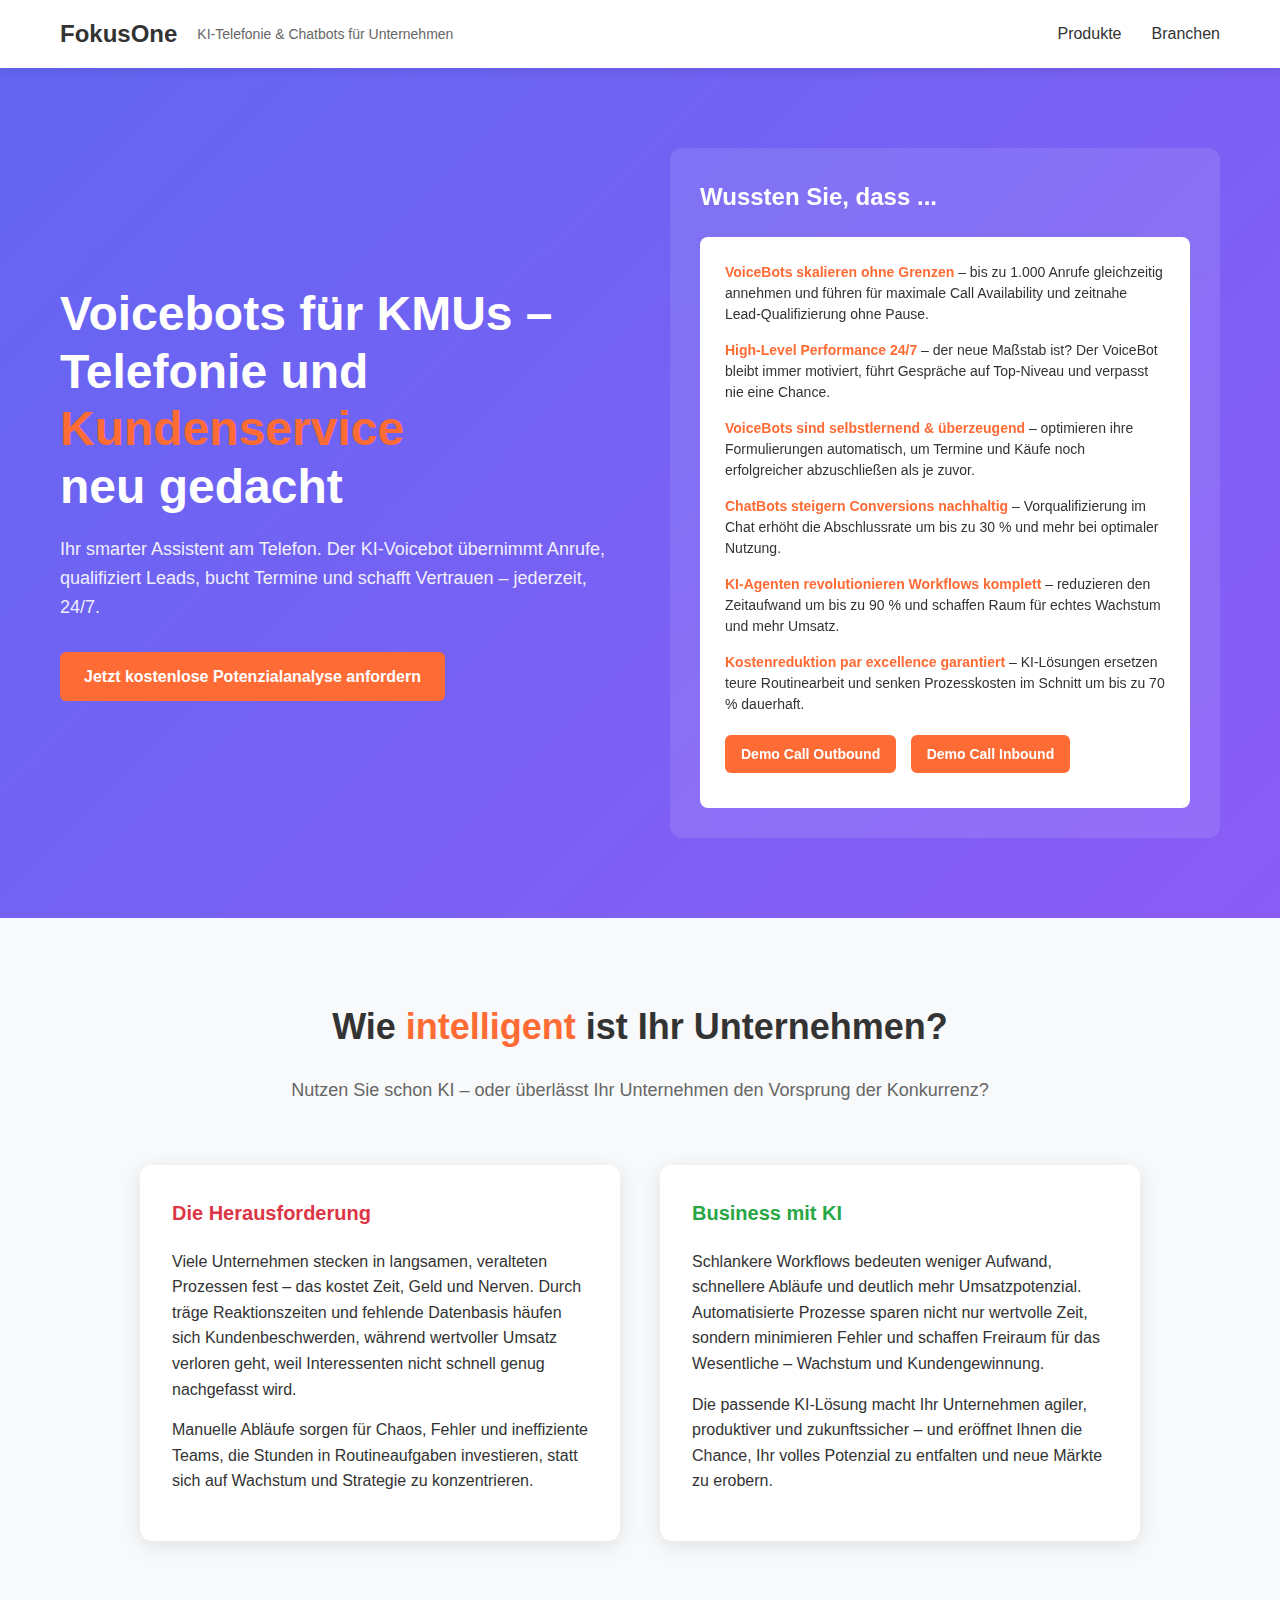
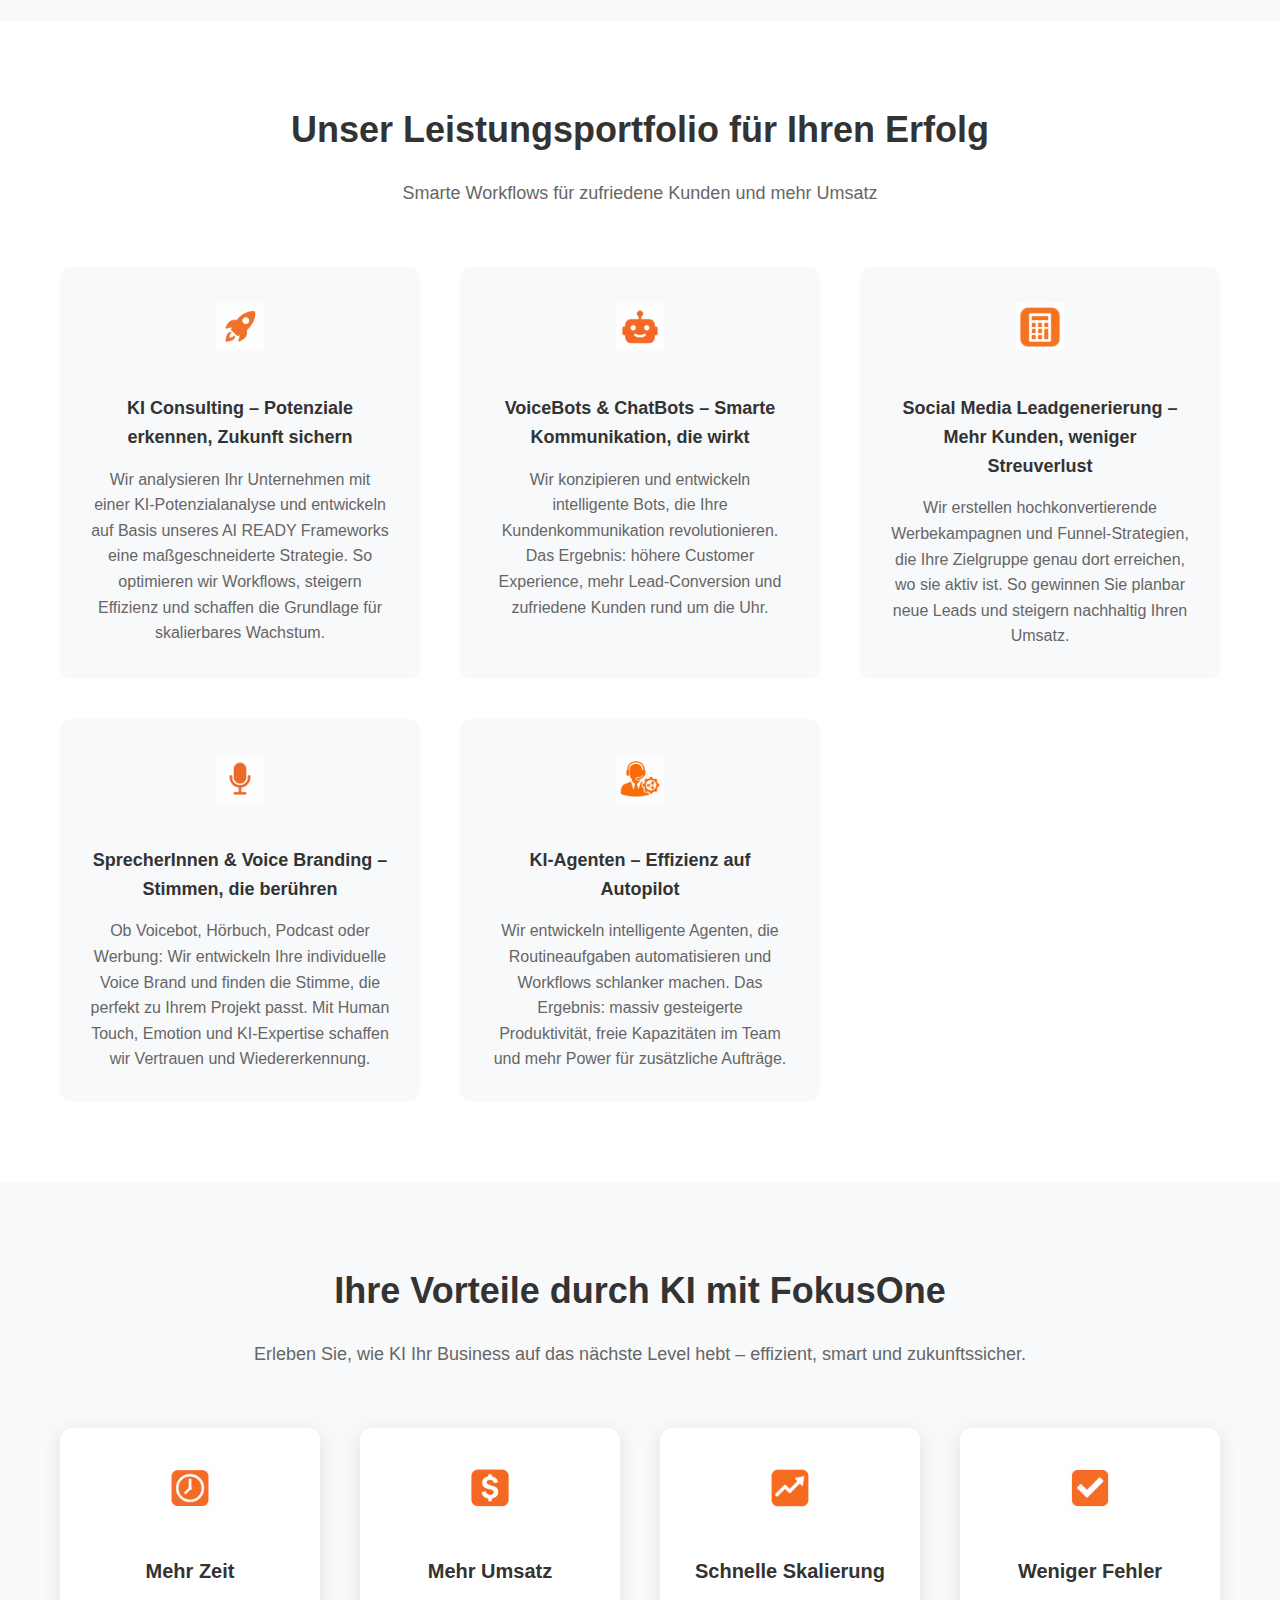
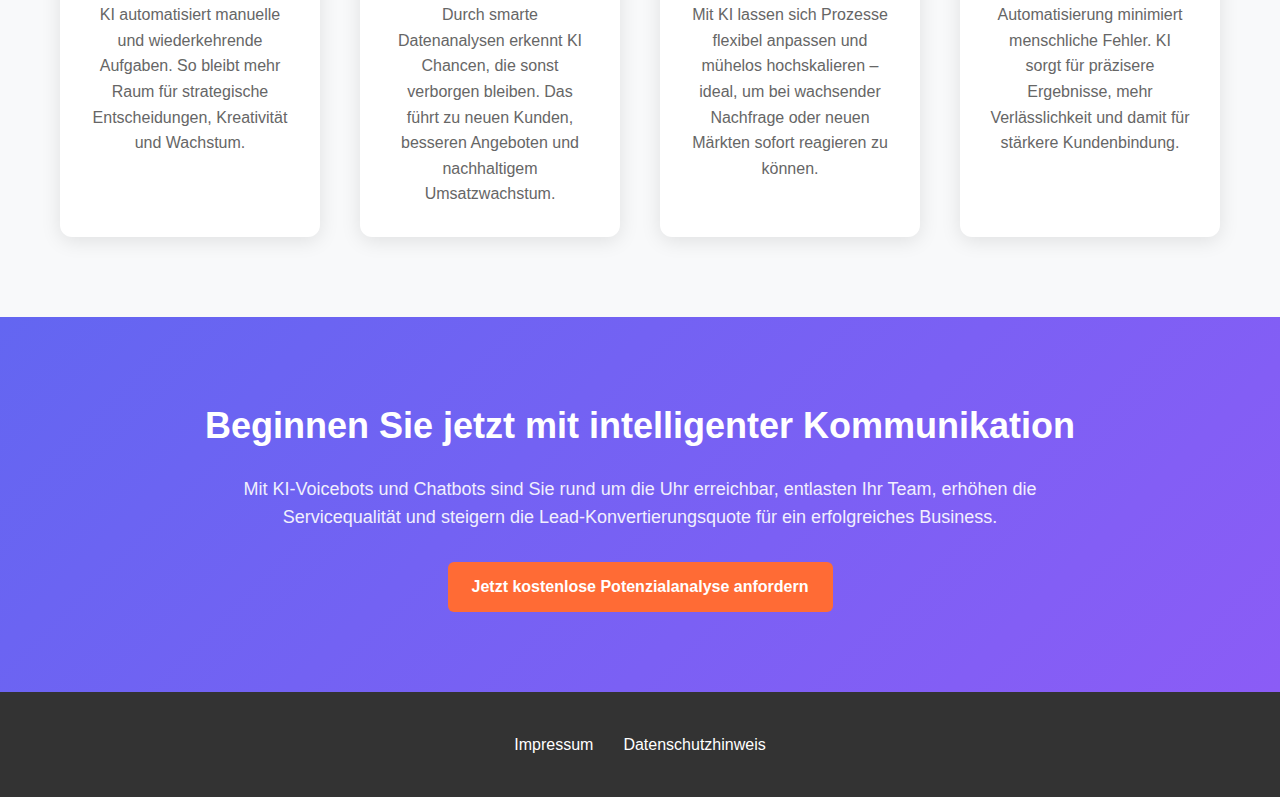
<file: index.html>
<!DOCTYPE html>
<html lang="de">
<head>
    <meta charset="UTF-8">
    <meta name="viewport" content="width=device-width, initial-scale=1.0">
    <title>FokusOne - KI-Telefonie & Chatbots für Unternehmen</title>
    <link rel="stylesheet" href="styles.css">
</head>
<body>
    <!-- Header -->
    <header class="header">
        <div class="container">
            <div class="logo">
                <span class="logo-text">FokusOne</span>
                <span class="logo-subtitle">KI-Telefonie & Chatbots für Unternehmen</span>
            </div>
            <nav class="nav">
                <a href="produkte.html" class="nav-link">Produkte</a>
                <a href="branchen.html" class="nav-link">Branchen</a>
            </nav>
        </div>
    </header>

    <!-- Hero Section -->
    <section class="hero">
        <div class="container">
            <div class="hero-content">
                <h1 class="hero-title">
                    Voicebots für KMUs –<br>
                    Telefonie und<br>
                    <span class="highlight">Kundenservice</span><br>
                    neu gedacht
                </h1>
                <p class="hero-subtitle">
                    Ihr smarter Assistent am Telefon. Der KI-Voicebot übernimmt Anrufe, qualifiziert Leads, bucht Termine und schafft Vertrauen – jederzeit, 24/7.
                </p>
                <a href="https://calendly.com/feuerabend/30min" class="btn btn-primary" target="_blank">Jetzt kostenlose Potenzialanalyse anfordern</a>       </div>
            <div class="hero-info">
                <h3>Wussten Sie, dass ...</h3>
                <div class="info-box">
                    <ul class="info-list">
                        <li><span class="highlight-orange">VoiceBots skalieren ohne Grenzen</span> – bis zu 1.000 Anrufe gleichzeitig annehmen und führen für maximale Call Availability und zeitnahe Lead-Qualifizierung ohne Pause.</li>
                        <li><span class="highlight-orange">High-Level Performance 24/7</span> – der neue Maßstab ist? Der VoiceBot bleibt immer motiviert, führt Gespräche auf Top-Niveau und verpasst nie eine Chance.</li>
                        <li><span class="highlight-orange">VoiceBots sind selbstlernend & überzeugend</span> – optimieren ihre Formulierungen automatisch, um Termine und Käufe noch erfolgreicher abzuschließen als je zuvor.</li>
                        <li><span class="highlight-orange">ChatBots steigern Conversions nachhaltig</span> – Vorqualifizierung im Chat erhöht die Abschlussrate um bis zu 30 % und mehr bei optimaler Nutzung.</li>
                        <li><span class="highlight-orange">KI-Agenten revolutionieren Workflows komplett</span> – reduzieren den Zeitaufwand um bis zu 90 % und schaffen Raum für echtes Wachstum und mehr Umsatz.</li>
                        <li><span class="highlight-orange">Kostenreduktion par excellence garantiert</span> – KI-Lösungen ersetzen teure Routinearbeit und senken Prozesskosten im Schnitt um bis zu 70 % dauerhaft.</li>
                    </ul>
                    <a href="demo-fitness.html" class="btn btn-secondary">Demo Call Outbound</a>
                    <a href="demo.html" class="btn btn-demo">Demo Call Inbound</a>
                </div>
            </div>
        </div>
    </section>

    <!-- Intelligence Section -->
    <section class="intelligence">
        <div class="container">
            <h2>Wie <span class="highlight">intelligent</span> ist Ihr Unternehmen?</h2>
            <p class="section-subtitle">Nutzen Sie schon KI – oder überlässt Ihr Unternehmen den Vorsprung der Konkurrenz?</p>
            
            <div class="comparison">
                <div class="comparison-item challenge">
                    <h3>Die Herausforderung</h3>
                    <p>Viele Unternehmen stecken in langsamen, veralteten Prozessen fest – das kostet Zeit, Geld und Nerven. Durch träge Reaktionszeiten und fehlende Datenbasis häufen sich Kundenbeschwerden, während wertvoller Umsatz verloren geht, weil Interessenten nicht schnell genug nachgefasst wird.</p>
                    <p>Manuelle Abläufe sorgen für Chaos, Fehler und ineffiziente Teams, die Stunden in Routineaufgaben investieren, statt sich auf Wachstum und Strategie zu konzentrieren.</p>
                </div>
                <div class="comparison-item solution">
                    <h3>Business mit KI</h3>
                    <p>Schlankere Workflows bedeuten weniger Aufwand, schnellere Abläufe und deutlich mehr Umsatzpotenzial. Automatisierte Prozesse sparen nicht nur wertvolle Zeit, sondern minimieren Fehler und schaffen Freiraum für das Wesentliche – Wachstum und Kundengewinnung.</p>
                    <p>Die passende KI-Lösung macht Ihr Unternehmen agiler, produktiver und zukunftssicher – und eröffnet Ihnen die Chance, Ihr volles Potenzial zu entfalten und neue Märkte zu erobern.</p>
                </div>
            </div>
        </div>
    </section>

    <!-- Services Section -->
    <section class="services">
        <div class="container">
            <h2>Unser Leistungsportfolio für Ihren Erfolg</h2>
            <p class="section-subtitle">Smarte Workflows für zufriedene Kunden und mehr Umsatz</p>
            
            <div class="services-grid">
                <div class="service-item">
                    <div class="service-icon"><img src="Icon_Rakete.png" alt="Rakete" style="width: 48px; height: 48px;"></div>
                    <h3>KI Consulting – Potenziale erkennen, Zukunft sichern</h3>
                    <p>Wir analysieren Ihr Unternehmen mit einer KI-Potenzialanalyse und entwickeln auf Basis unseres AI READY Frameworks eine maßgeschneiderte Strategie. So optimieren wir Workflows, steigern Effizienz und schaffen die Grundlage für skalierbares Wachstum.</p>
                </div>
                <div class="service-item">
                    <div class="service-icon"><img src="Icon_chatbot.png" alt="Chatbot" style="width: 48px; height: 48px;"></div>
                    <h3>VoiceBots & ChatBots – Smarte Kommunikation, die wirkt</h3>
                    <p>Wir konzipieren und entwickeln intelligente Bots, die Ihre Kundenkommunikation revolutionieren. Das Ergebnis: höhere Customer Experience, mehr Lead-Conversion und zufriedene Kunden rund um die Uhr.</p>
                </div>
                <div class="service-item">
                    <div class="service-icon"><img src="Icon_Taschenrechner.jpeg" alt="Taschenrechner" style="width: 48px; height: 48px;"></div>
                    <h3>Social Media Leadgenerierung – Mehr Kunden, weniger Streuverlust</h3>
                    <p>Wir erstellen hochkonvertierende Werbekampagnen und Funnel-Strategien, die Ihre Zielgruppe genau dort erreichen, wo sie aktiv ist. So gewinnen Sie planbar neue Leads und steigern nachhaltig Ihren Umsatz.</p>
                </div>
                <div class="service-item">
                    <div class="service-icon"><img src="Icon_Mikrofon.png" alt="Mikrofon" style="width: 48px; height: 48px;"></div>
                    <h3>SprecherInnen & Voice Branding – Stimmen, die berühren</h3>
                    <p>Ob Voicebot, Hörbuch, Podcast oder Werbung: Wir entwickeln Ihre individuelle Voice Brand und finden die Stimme, die perfekt zu Ihrem Projekt passt. Mit Human Touch, Emotion und KI-Expertise schaffen wir Vertrauen und Wiedererkennung.</p>
                </div>
                <div class="service-item">
                    <div class="service-icon"><img src="Icon_Agenten.png" alt="Agenten" style="width: 48px; height: 48px;"></div>
                    <h3>KI-Agenten – Effizienz auf Autopilot</h3>
                    <p>Wir entwickeln intelligente Agenten, die Routineaufgaben automatisieren und Workflows schlanker machen. Das Ergebnis: massiv gesteigerte Produktivität, freie Kapazitäten im Team und mehr Power für zusätzliche Aufträge.</p>
                </div>
            </div>
        </div>
    </section>

    <!-- Benefits Section -->
    <section class="benefits">
        <div class="container">
            <h2>Ihre Vorteile durch KI mit FokusOne</h2>
            <p class="section-subtitle">Erleben Sie, wie KI Ihr Business auf das nächste Level hebt – effizient, smart und zukunftssicher.</p>
            
            <div class="benefits-grid">
                <div class="benefit-item">
                    <div class="benefit-icon"><img src="Icon_Uhrzeit.png" alt="Zeit" style="width: 48px; height: 48px;"></div>
                    <h3>Mehr Zeit</h3>
                    <p>KI automatisiert manuelle und wiederkehrende Aufgaben. So bleibt mehr Raum für strategische Entscheidungen, Kreativität und Wachstum.</p>
                </div>
                <div class="benefit-item">
                    <div class="benefit-icon"><img src="Icon_Dollar.png" alt="Dollar" style="width: 48px; height: 48px;"></div>
                    <h3>Mehr Umsatz</h3>
                    <p>Durch smarte Datenanalysen erkennt KI Chancen, die sonst verborgen bleiben. Das führt zu neuen Kunden, besseren Angeboten und nachhaltigem Umsatzwachstum.</p>
                </div>
                <div class="benefit-item">
                    <div class="benefit-icon"><img src="Icon_Skalierung.png" alt="Skalierung" style="width: 48px; height: 48px;"></div>
                    <h3>Schnelle Skalierung</h3>
                    <p>Mit KI lassen sich Prozesse flexibel anpassen und mühelos hochskalieren – ideal, um bei wachsender Nachfrage oder neuen Märkten sofort reagieren zu können.</p>
                </div>
                <div class="benefit-item">
                    <div class="benefit-icon"><img src="Icon_alles_richtig.png" alt="Alles richtig" style="width: 48px; height: 48px;"></div>
                    <h3>Weniger Fehler</h3>
                    <p>Automatisierung minimiert menschliche Fehler. KI sorgt für präzisere Ergebnisse, mehr Verlässlichkeit und damit für stärkere Kundenbindung.</p>
                </div>
            </div>
        </div>
    </section>

    <!-- CTA Section -->
    <section class="cta">
        <div class="container">
            <h2>Beginnen Sie jetzt mit intelligenter Kommunikation</h2>
            <p>Mit KI-Voicebots und Chatbots sind Sie rund um die Uhr erreichbar, entlasten Ihr Team, erhöhen die Servicequalität und steigern die Lead-Konvertierungsquote für ein erfolgreiches Business.</p>
            <a href="https://calendly.com/feuerabend/30min" class="btn btn-primary" target="_blank">Jetzt kostenlose Potenzialanalyse anfordern</a>
        </div>
    </section>

    <!-- Footer -->
    <footer class="footer">
        <div class="container">
            <div class="footer-links">
                <a href="impressum.html" class="footer-link">Impressum</a>
                <a href="datenschutz.html" class="footer-link">Datenschutzhinweis</a>
            </div>
        </div>
    </footer>

    <!-- Chatbot Script -->
    <script 
        src="https://widgets.leadconnectorhq.com/loader.js"  
        data-resources-url="https://widgets.leadconnectorhq.com/chat-widget/loader.js" 
        data-widget-id="68a1d2bc5a3f32de8dbefa0e">
    </script>

    <script>
        // Interaktive Kästen mit orange Rahmen-Effekt
        document.addEventListener('DOMContentLoaded', function() {
            const comparisonItems = document.querySelectorAll('.comparison-item');
            
            comparisonItems.forEach(item => {
                item.addEventListener('click', function() {
                    // Entferne active-Klasse von allen Items
                    comparisonItems.forEach(otherItem => {
                        otherItem.classList.remove('active');
                    });
                    
                    // Füge active-Klasse zum geklickten Item hinzu
                    this.classList.add('active');
                    
                    // Entferne die active-Klasse nach 3 Sekunden
                    setTimeout(() => {
                        this.classList.remove('active');
                    }, 3000);
                });
            });
        });
    </script>
</body>
</html>
</file>
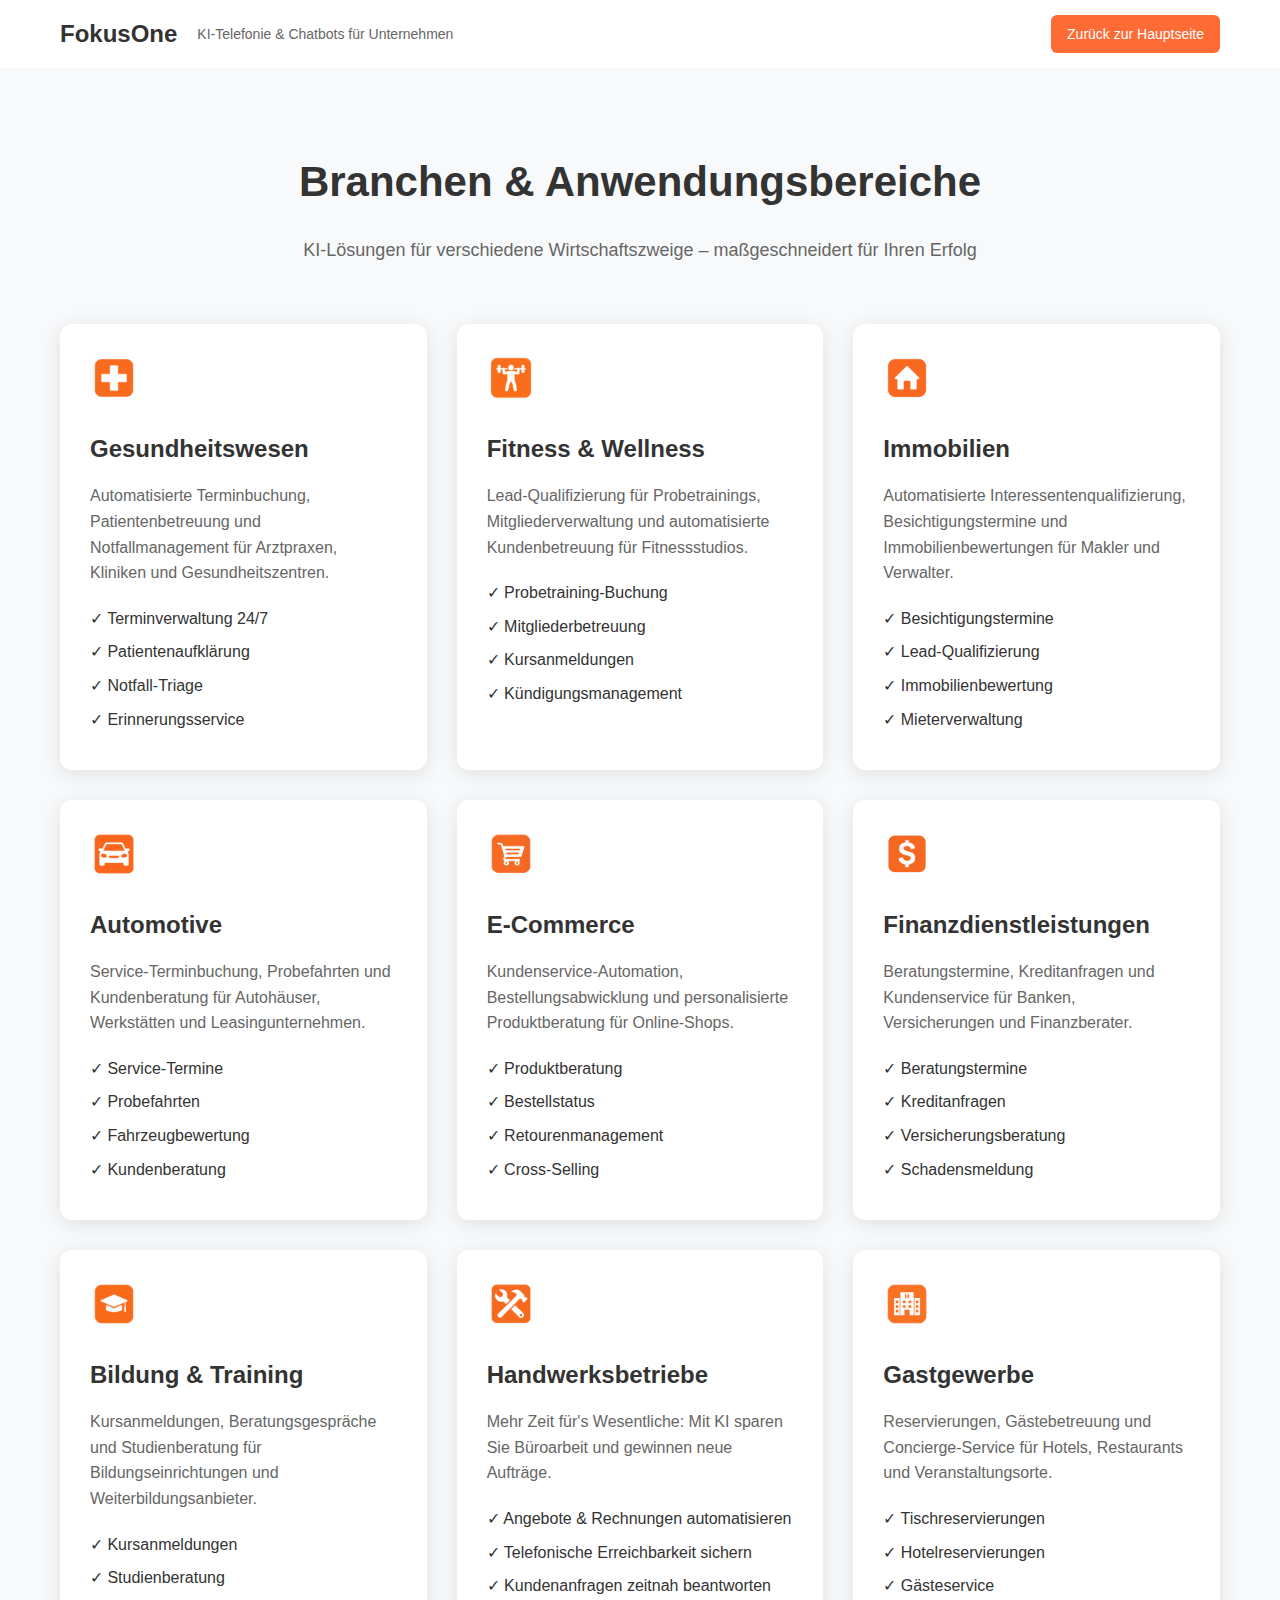
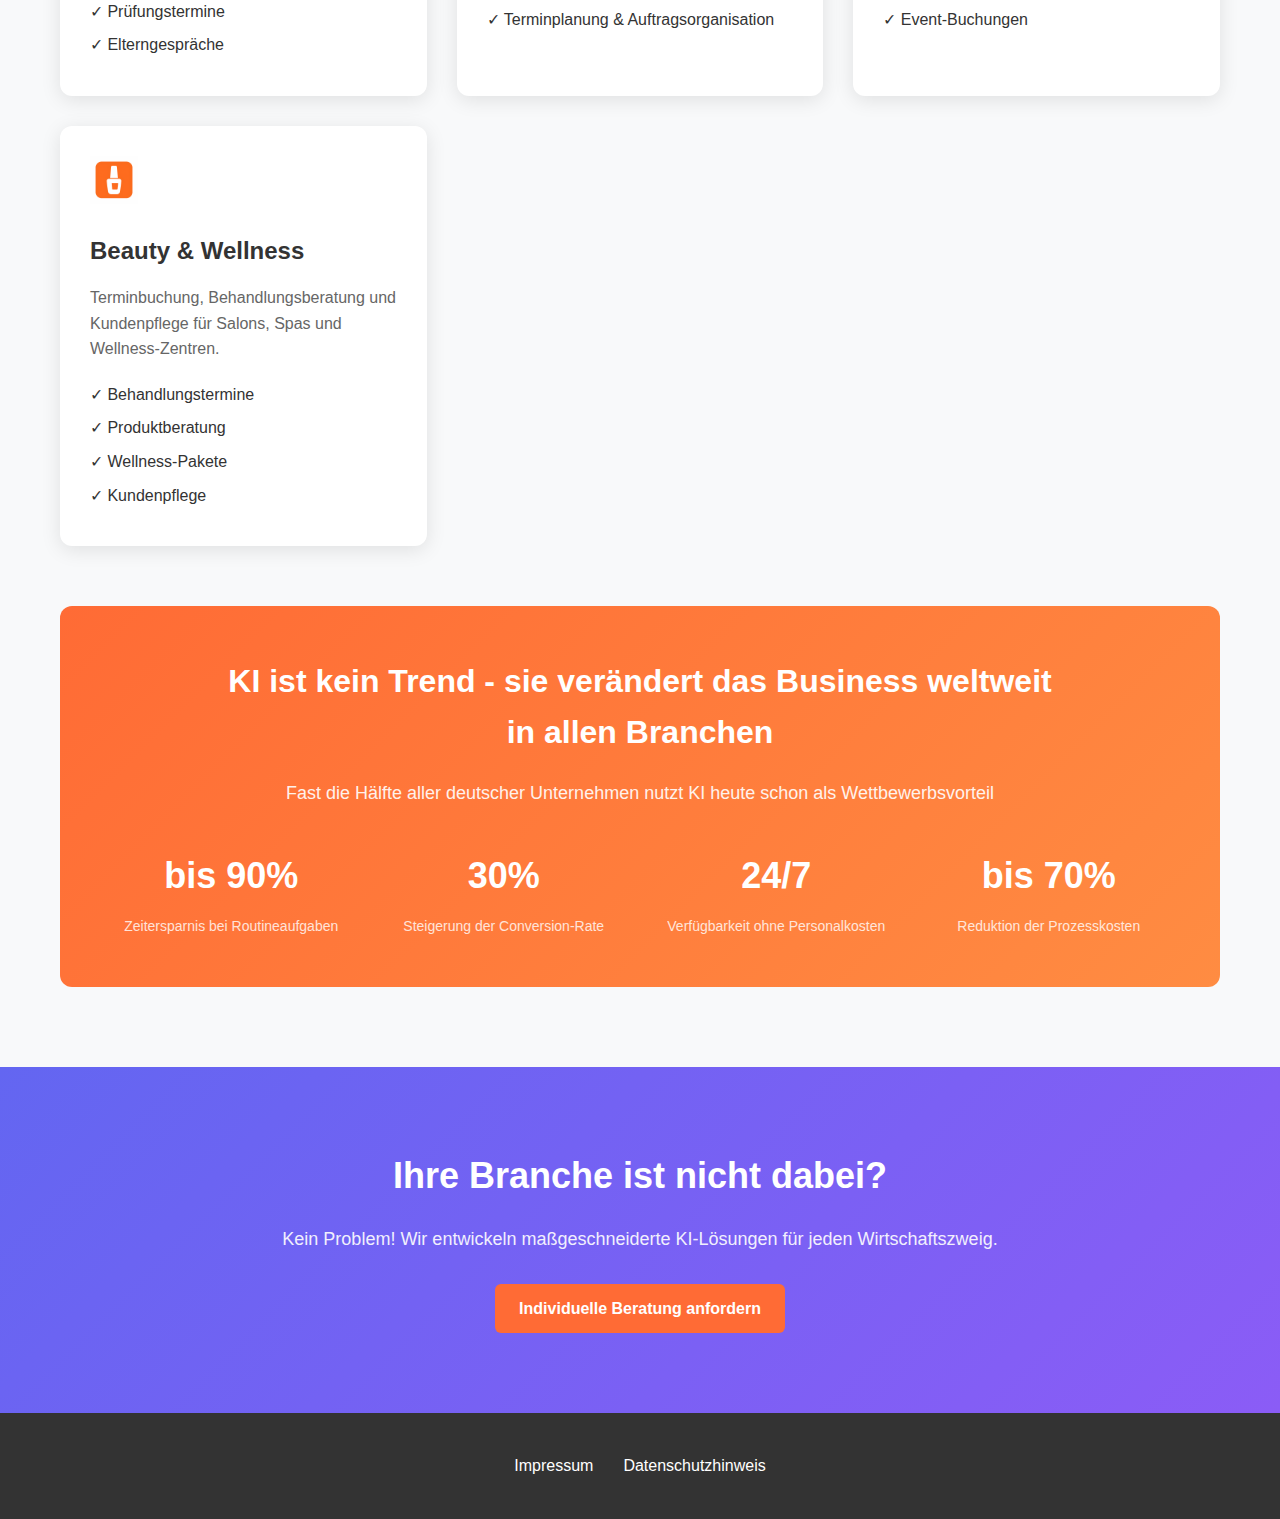
<file: branchen.html>
<!DOCTYPE html>
<html lang="de">
<head>
    <meta charset="UTF-8">
    <meta name="viewport" content="width=device-width, initial-scale=1.0">
    <title>Branchen - FokusOne</title>
    <link rel="stylesheet" href="styles.css">
</head>
<body>
    <!-- Header with Back Button -->
    <header class="back-nav">
        <div class="container">
            <div class="logo">
                <span class="logo-text">FokusOne</span>
                <span class="logo-subtitle">KI-Telefonie & Chatbots für Unternehmen</span>
            </div>
            <div style="display: flex; align-items: center; gap: 20px;">
                <a href="index.html" class="btn-back">Zurück zur Hauptseite</a>
            </div>
        </div>
    </header>

    <section style="padding: 80px 0; background: #f8f9fa;">
        <div class="container">
            <h1 style="text-align: center; font-size: 42px; margin-bottom: 20px;">Branchen & Anwendungsbereiche</h1>
            <p style="text-align: center; font-size: 18px; color: #666; margin-bottom: 60px;">
                KI-Lösungen für verschiedene Wirtschaftszweige – maßgeschneidert für Ihren Erfolg
            </p>

            <!-- Industries Grid -->
            <div style="display: grid; grid-template-columns: repeat(auto-fit, minmax(350px, 1fr)); gap: 30px;">
                
                <!-- Healthcare -->
                <div style="background: white; padding: 30px; border-radius: 12px; box-shadow: 0 4px 20px rgba(0,0,0,0.1); transition: transform 0.3s;" onmouseover="this.style.transform='translateY(-5px)'" onmouseout="this.style.transform='translateY(0)'">
                    <div style="margin-bottom: 20px;">
                        <img src="Icon_Medizin.png" alt="Medizin" style="width: 48px; height: 48px;">
                    </div>
                    <h3 style="font-size: 24px; margin-bottom: 15px; color: #333;">Gesundheitswesen</h3>
                    <p style="color: #666; line-height: 1.6; margin-bottom: 20px;">
                        Automatisierte Terminbuchung, Patientenbetreuung und Notfallmanagement für Arztpraxen, Kliniken und Gesundheitszentren.
                    </p>
                    <ul style="list-style: none; color: #333;">
                        <li style="margin-bottom: 8px;">✓ Terminverwaltung 24/7</li>
                        <li style="margin-bottom: 8px;">✓ Patientenaufklärung</li>
                        <li style="margin-bottom: 8px;">✓ Notfall-Triage</li>
                        <li style="margin-bottom: 8px;">✓ Erinnerungsservice</li>
                    </ul>
                </div>

                <!-- Fitness -->
                <div style="background: white; padding: 30px; border-radius: 12px; box-shadow: 0 4px 20px rgba(0,0,0,0.1); transition: transform 0.3s;" onmouseover="this.style.transform='translateY(-5px)'" onmouseout="this.style.transform='translateY(0)'">
                    <div style="margin-bottom: 20px;">
                        <img src="Icon_Fitness_Langhantel.png" alt="Fitness" style="width: 48px; height: 48px;">
                    </div>
                    <h3 style="font-size: 24px; margin-bottom: 15px; color: #333;">Fitness & Wellness</h3>
                    <p style="color: #666; line-height: 1.6; margin-bottom: 20px;">
                        Lead-Qualifizierung für Probetrainings, Mitgliederverwaltung und automatisierte Kundenbetreuung für Fitnessstudios.
                    </p>
                    <ul style="list-style: none; color: #333;">
                        <li style="margin-bottom: 8px;">✓ Probetraining-Buchung</li>
                        <li style="margin-bottom: 8px;">✓ Mitgliederbetreuung</li>
                        <li style="margin-bottom: 8px;">✓ Kursanmeldungen</li>
                        <li style="margin-bottom: 8px;">✓ Kündigungsmanagement</li>
                    </ul>
                </div>

                <!-- Real Estate -->
                <div style="background: white; padding: 30px; border-radius: 12px; box-shadow: 0 4px 20px rgba(0,0,0,0.1); transition: transform 0.3s;" onmouseover="this.style.transform='translateY(-5px)'" onmouseout="this.style.transform='translateY(0)'">
                    <div style="margin-bottom: 20px;">
                        <img src="Icon_Immobilien.png" alt="Immobilien" style="width: 48px; height: 48px;">
                    </div>
                    <h3 style="font-size: 24px; margin-bottom: 15px; color: #333;">Immobilien</h3>
                    <p style="color: #666; line-height: 1.6; margin-bottom: 20px;">
                        Automatisierte Interessentenqualifizierung, Besichtigungstermine und Immobilienbewertungen für Makler und Verwalter.
                    </p>
                    <ul style="list-style: none; color: #333;">
                        <li style="margin-bottom: 8px;">✓ Besichtigungstermine</li>
                        <li style="margin-bottom: 8px;">✓ Lead-Qualifizierung</li>
                        <li style="margin-bottom: 8px;">✓ Immobilienbewertung</li>
                        <li style="margin-bottom: 8px;">✓ Mieterverwaltung</li>
                    </ul>
                </div>

                <!-- Automotive -->
                <div style="background: white; padding: 30px; border-radius: 12px; box-shadow: 0 4px 20px rgba(0,0,0,0.1); transition: transform 0.3s;" onmouseover="this.style.transform='translateY(-5px)'" onmouseout="this.style.transform='translateY(0)'">
                    <div style="margin-bottom: 20px;">
                        <img src="Icon_Automotive.png" alt="Automotive" style="width: 48px; height: 48px;">
                    </div>
                    <h3 style="font-size: 24px; margin-bottom: 15px; color: #333;">Automotive</h3>
                    <p style="color: #666; line-height: 1.6; margin-bottom: 20px;">
                        Service-Terminbuchung, Probefahrten und Kundenberatung für Autohäuser, Werkstätten und Leasingunternehmen.
                    </p>
                    <ul style="list-style: none; color: #333;">
                        <li style="margin-bottom: 8px;">✓ Service-Termine</li>
                        <li style="margin-bottom: 8px;">✓ Probefahrten</li>
                        <li style="margin-bottom: 8px;">✓ Fahrzeugbewertung</li>
                        <li style="margin-bottom: 8px;">✓ Kundenberatung</li>
                    </ul>
                </div>

                <!-- E-Commerce -->
                <div style="background: white; padding: 30px; border-radius: 12px; box-shadow: 0 4px 20px rgba(0,0,0,0.1); transition: transform 0.3s;" onmouseover="this.style.transform='translateY(-5px)'" onmouseout="this.style.transform='translateY(0)'">
                    <div style="margin-bottom: 20px;">
                        <img src="Icon_Ecommerce.png" alt="E-Commerce" style="width: 48px; height: 48px;">
                    </div>
                    <h3 style="font-size: 24px; margin-bottom: 15px; color: #333;">E-Commerce</h3>
                    <p style="color: #666; line-height: 1.6; margin-bottom: 20px;">
                        Kundenservice-Automation, Bestellungsabwicklung und personalisierte Produktberatung für Online-Shops.
                    </p>
                    <ul style="list-style: none; color: #333;">
                        <li style="margin-bottom: 8px;">✓ Produktberatung</li>
                        <li style="margin-bottom: 8px;">✓ Bestellstatus</li>
                        <li style="margin-bottom: 8px;">✓ Retourenmanagement</li>
                        <li style="margin-bottom: 8px;">✓ Cross-Selling</li>
                    </ul>
                </div>

                <!-- Financial Services -->
                <div style="background: white; padding: 30px; border-radius: 12px; box-shadow: 0 4px 20px rgba(0,0,0,0.1); transition: transform 0.3s;" onmouseover="this.style.transform='translateY(-5px)'" onmouseout="this.style.transform='translateY(0)'">
                    <div style="margin-bottom: 20px;">
                        <img src="Icon_Dollar.png" alt="Finanzdienstleistungen" style="width: 48px; height: 48px;">
                    </div>
                    <h3 style="font-size: 24px; margin-bottom: 15px; color: #333;">Finanzdienstleistungen</h3>
                    <p style="color: #666; line-height: 1.6; margin-bottom: 20px;">
                        Beratungstermine, Kreditanfragen und Kundenservice für Banken, Versicherungen und Finanzberater.
                    </p>
                    <ul style="list-style: none; color: #333;">
                        <li style="margin-bottom: 8px;">✓ Beratungstermine</li>
                        <li style="margin-bottom: 8px;">✓ Kreditanfragen</li>
                        <li style="margin-bottom: 8px;">✓ Versicherungsberatung</li>
                        <li style="margin-bottom: 8px;">✓ Schadensmeldung</li>
                    </ul>
                </div>

                <!-- Education -->
                <div style="background: white; padding: 30px; border-radius: 12px; box-shadow: 0 4px 20px rgba(0,0,0,0.1); transition: transform 0.3s;" onmouseover="this.style.transform='translateY(-5px)'" onmouseout="this.style.transform='translateY(0)'">
                    <div style="margin-bottom: 20px;">
                        <img src="Icon_Bildung.png" alt="Bildung" style="width: 48px; height: 48px;">
                    </div>
                    <h3 style="font-size: 24px; margin-bottom: 15px; color: #333;">Bildung & Training</h3>
                    <p style="color: #666; line-height: 1.6; margin-bottom: 20px;">
                        Kursanmeldungen, Beratungsgespräche und Studienberatung für Bildungseinrichtungen und Weiterbildungsanbieter.
                    </p>
                    <ul style="list-style: none; color: #333;">
                        <li style="margin-bottom: 8px;">✓ Kursanmeldungen</li>
                        <li style="margin-bottom: 8px;">✓ Studienberatung</li>
                        <li style="margin-bottom: 8px;">✓ Prüfungstermine</li>
                        <li style="margin-bottom: 8px;">✓ Elterngespräche</li>
                    </ul>
                </div>

                <!-- Craft Businesses -->
                <div style="background: white; padding: 30px; border-radius: 12px; box-shadow: 0 4px 20px rgba(0,0,0,0.1); transition: transform 0.3s;" onmouseover="this.style.transform='translateY(-5px)'" onmouseout="this.style.transform='translateY(0)'">
                    <div style="margin-bottom: 20px;">
                        <img src="Icon_Handwerksbetriebe.png" alt="Handwerksbetriebe" style="width: 48px; height: 48px;">
                    </div>
                    <h3 style="font-size: 24px; margin-bottom: 15px; color: #333;">Handwerksbetriebe</h3>
                    <p style="color: #666; line-height: 1.6; margin-bottom: 20px;">
                        Mehr Zeit für's Wesentliche: Mit KI sparen Sie Büroarbeit und gewinnen neue Aufträge.
                    </p>
                    <ul style="list-style: none; color: #333;">
                        <li style="margin-bottom: 8px;">✓ Angebote & Rechnungen automatisieren</li>
                        <li style="margin-bottom: 8px;">✓ Telefonische Erreichbarkeit sichern</li>
                        <li style="margin-bottom: 8px;">✓ Kundenanfragen zeitnah beantworten</li>
                        <li style="margin-bottom: 8px;">✓ Terminplanung & Auftragsorganisation</li>
                    </ul>
                </div>

                <!-- Hospitality -->
                <div style="background: white; padding: 30px; border-radius: 12px; box-shadow: 0 4px 20px rgba(0,0,0,0.1); transition: transform 0.3s;" onmouseover="this.style.transform='translateY(-5px)'" onmouseout="this.style.transform='translateY(0)'">
                    <div style="margin-bottom: 20px;">
                        <img src="Icon_Gastgewerbe.png" alt="Gastgewerbe" style="width: 48px; height: 48px;">
                    </div>
                    <h3 style="font-size: 24px; margin-bottom: 15px; color: #333;">Gastgewerbe</h3>
                    <p style="color: #666; line-height: 1.6; margin-bottom: 20px;">
                        Reservierungen, Gästebetreuung und Concierge-Service für Hotels, Restaurants und Veranstaltungsorte.
                    </p>
                    <ul style="list-style: none; color: #333;">
                        <li style="margin-bottom: 8px;">✓ Tischreservierungen</li>
                        <li style="margin-bottom: 8px;">✓ Hotelreservierungen</li>
                        <li style="margin-bottom: 8px;">✓ Gästeservice</li>
                        <li style="margin-bottom: 8px;">✓ Event-Buchungen</li>
                    </ul>
                </div>

                <!-- Beauty & Wellness -->
                <div style="background: white; padding: 30px; border-radius: 12px; box-shadow: 0 4px 20px rgba(0,0,0,0.1); transition: transform 0.3s;" onmouseover="this.style.transform='translateY(-5px)'" onmouseout="this.style.transform='translateY(0)'">
                    <div style="margin-bottom: 20px;">
                        <img src="Icon_Beauty.png" alt="Beauty" style="width: 48px; height: 48px;">
                    </div>
                    <h3 style="font-size: 24px; margin-bottom: 15px; color: #333;">Beauty & Wellness</h3>
                    <p style="color: #666; line-height: 1.6; margin-bottom: 20px;">
                        Terminbuchung, Behandlungsberatung und Kundenpflege für Salons, Spas und Wellness-Zentren.
                    </p>
                    <ul style="list-style: none; color: #333;">
                        <li style="margin-bottom: 8px;">✓ Behandlungstermine</li>
                        <li style="margin-bottom: 8px;">✓ Produktberatung</li>
                        <li style="margin-bottom: 8px;">✓ Wellness-Pakete</li>
                        <li style="margin-bottom: 8px;">✓ Kundenpflege</li>
                    </ul>
                </div>

            </div>

            <!-- Success Stories Section -->
            <div style="background: linear-gradient(135deg, #ff6b35 0%, #ff8c42 100%); padding: 50px; border-radius: 12px; color: white; text-align: center; margin-top: 60px;">
                <h2 style="font-size: 32px; margin-bottom: 20px;">KI ist kein Trend - sie verändert das Business weltweit<br>in allen Branchen</h2>
                <p style="font-size: 18px; margin-bottom: 30px; opacity: 0.9;">
                    Fast die Hälfte aller deutscher Unternehmen nutzt KI heute schon als Wettbewerbsvorteil
                </p>
                <div style="display: grid; grid-template-columns: repeat(auto-fit, minmax(200px, 1fr)); gap: 30px; margin-top: 40px;">
                    <div>
                        <div style="font-size: 36px; font-weight: bold; margin-bottom: 10px;">bis 90%</div>
                        <p style="font-size: 14px; opacity: 0.8;">Zeitersparnis bei Routineaufgaben</p>
                    </div>
                    <div>
                        <div style="font-size: 36px; font-weight: bold; margin-bottom: 10px;">30%</div>
                        <p style="font-size: 14px; opacity: 0.8;">Steigerung der Conversion-Rate</p>
                    </div>
                    <div>
                        <div style="font-size: 36px; font-weight: bold; margin-bottom: 10px;">24/7</div>
                        <p style="font-size: 14px; opacity: 0.8;">Verfügbarkeit ohne Personalkosten</p>
                    </div>
                    <div>
                        <div style="font-size: 36px; font-weight: bold; margin-bottom: 10px;">bis 70%</div>
                        <p style="font-size: 14px; opacity: 0.8;">Reduktion der Prozesskosten</p>
                    </div>
                </div>
            </div>
        </div>
    </section>

    <!-- CTA Section -->
    <section class="cta">
        <div class="container">
            <h2>Ihre Branche ist nicht dabei?</h2>
            <p>Kein Problem! Wir entwickeln maßgeschneiderte KI-Lösungen für jeden Wirtschaftszweig.</p>
            <a href="https://calendly.com/feuerabend/30min" class="btn btn-primary" target="_blank">Individuelle Beratung anfordern</a>
        </div>
    </section>

    <!-- Footer -->
    <footer class="footer">
        <div class="container">
            <div class="footer-links">
                <a href="impressum.html" class="footer-link">Impressum</a>
                <a href="datenschutz.html" class="footer-link">Datenschutzhinweis</a>
            </div>
        </div>
    </footer>

    <!-- Chatbot Script -->
    <script 
        src="https://widgets.leadconnectorhq.com/loader.js"  
        data-resources-url="https://widgets.leadconnectorhq.com/chat-widget/loader.js" 
        data-widget-id="68a1d2bc5a3f32de8dbefa0e">
    </script>

    <script>
        // Chat button functionality
        document.addEventListener('DOMContentLoaded', function() {
            const chatButton = document.getElementById('chatButton');
            if (chatButton) {
                chatButton.addEventListener('click', function() {
                    // Trigger the chatbot widget
                    if (window.leadConnector && window.leadConnector.openWidget) {
                        window.leadConnector.openWidget();
                    }
                });
            }
        });
    </script>
    
</body>
</html>
</file>
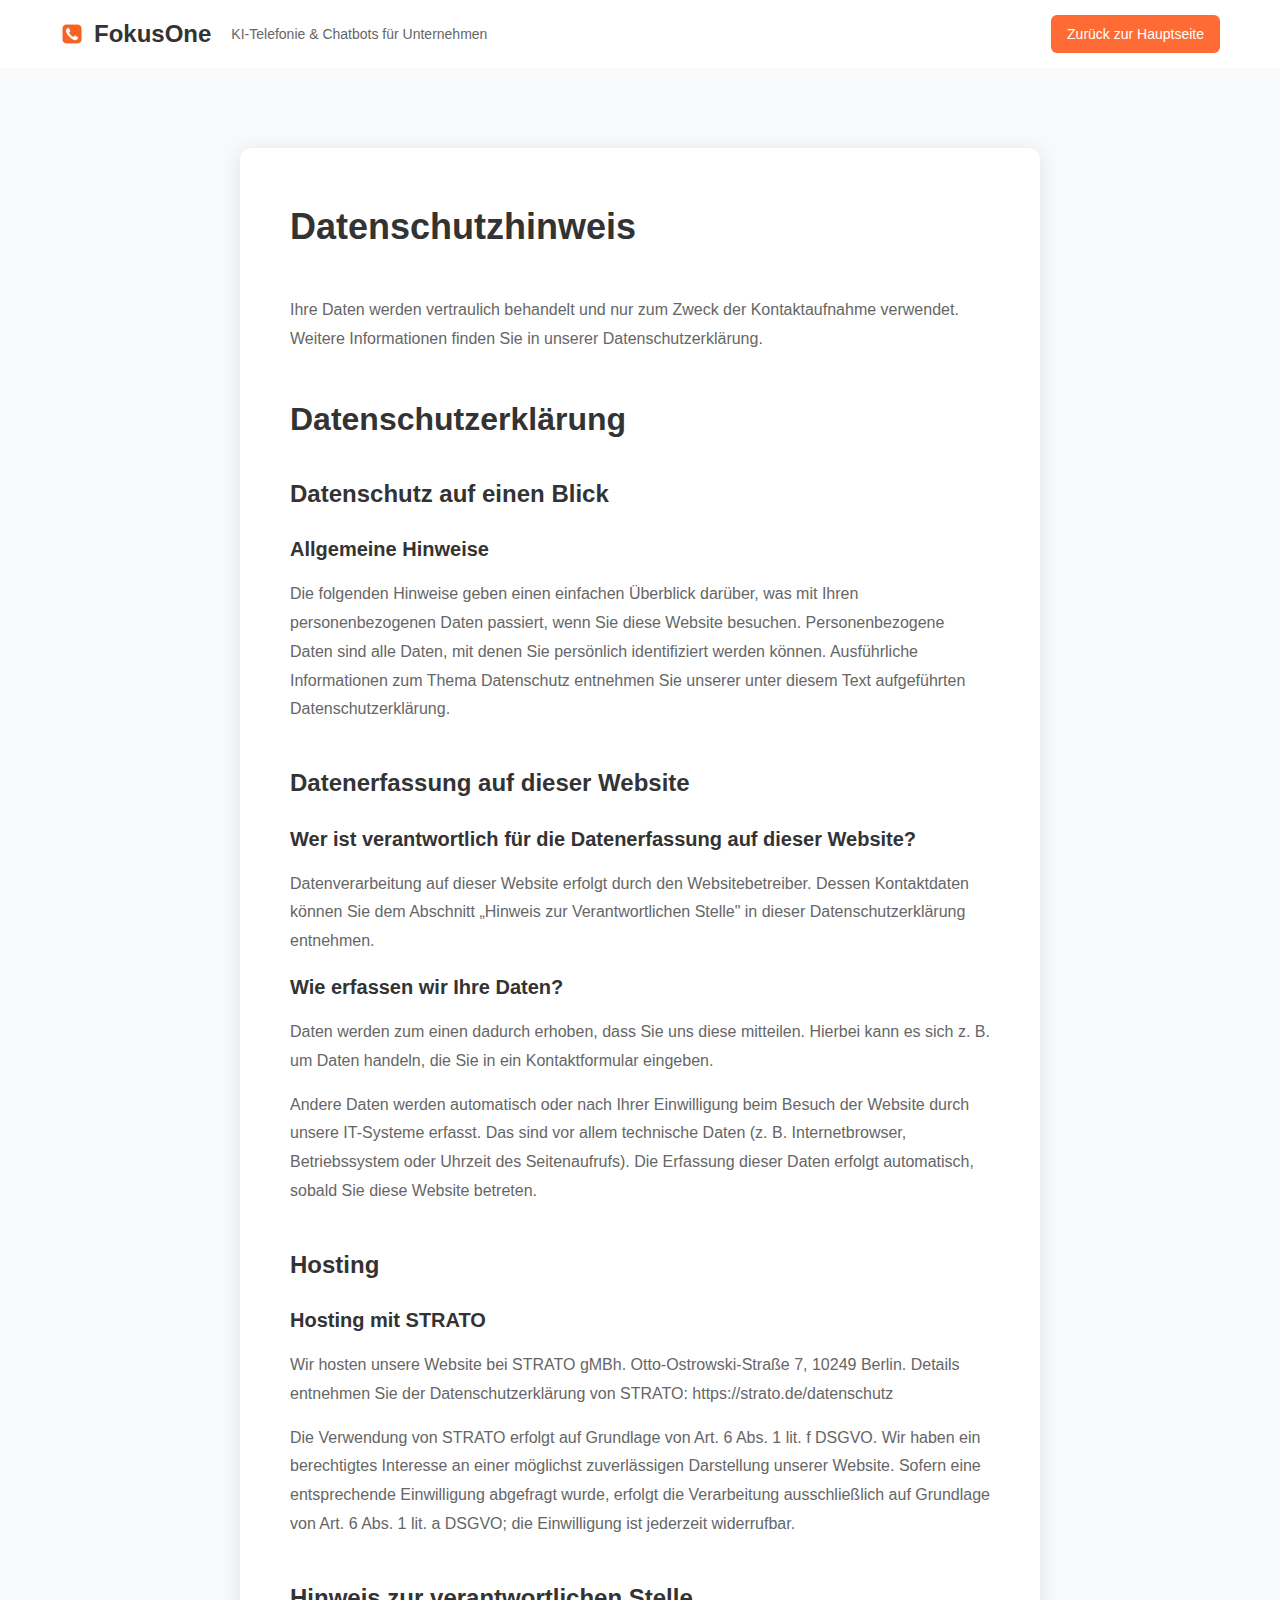
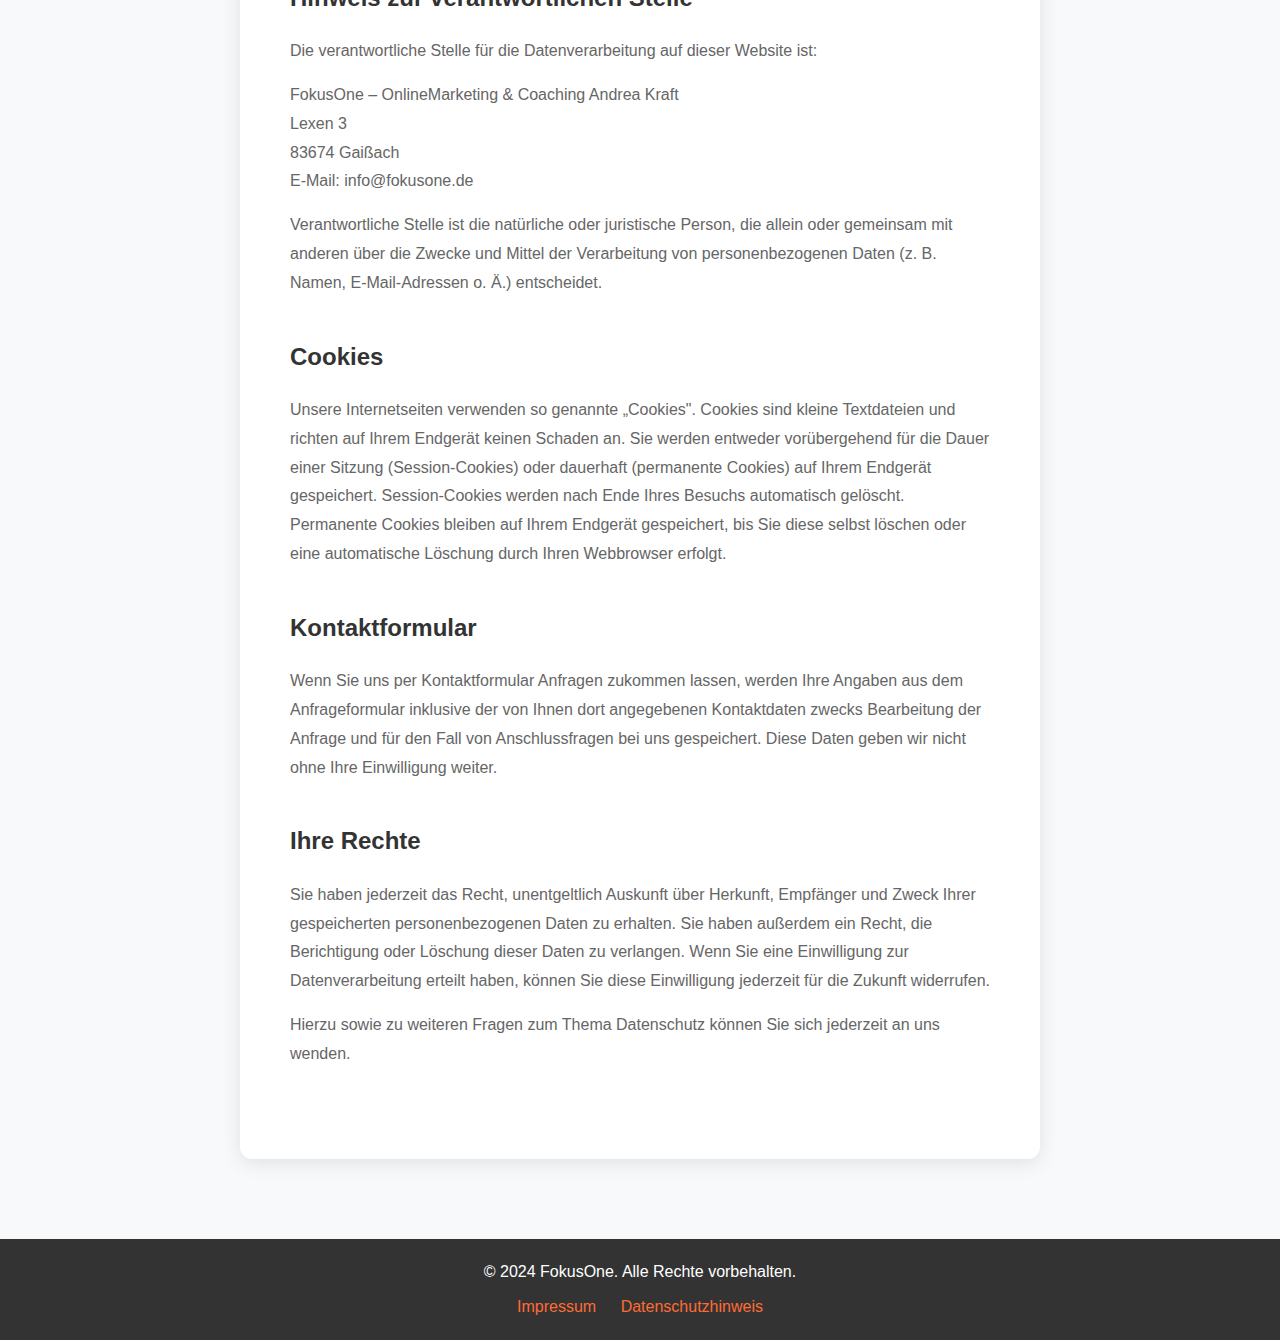
<file: datenschutz.html>
<!DOCTYPE html>
<html lang="de">
<head>
    <meta charset="UTF-8">
    <meta name="viewport" content="width=device-width, initial-scale=1.0">
    <title>Datenschutzhinweis - FokusOne</title>
    <link rel="stylesheet" href="styles.css">
</head>
<body>
    <!-- Header with Back Button -->
    <header class="back-nav">
        <div class="container">
            <div class="logo">
                <img src="phone-icon.png" alt="Telefon" style="width: 24px; height: 24px;">
                <span class="logo-text">FokusOne</span>
                <span class="logo-subtitle">KI-Telefonie & Chatbots für Unternehmen</span>
            </div>
            <a href="index.html" class="btn-back">Zurück zur Hauptseite</a>
        </div>
    </header>

    <!-- Datenschutz Section -->
    <section style="padding: 80px 0; background: #f8f9fa;">
        <div class="container">
            <div style="max-width: 800px; margin: 0 auto; background: white; padding: 50px; border-radius: 12px; box-shadow: 0 4px 20px rgba(0,0,0,0.1);">
                <h1 style="font-size: 36px; margin-bottom: 40px; color: #333;">Datenschutzhinweis</h1>
                
                <div style="margin-bottom: 40px;">
                    <p style="line-height: 1.8; color: #666; margin-bottom: 20px;">
                        Ihre Daten werden vertraulich behandelt und nur zum Zweck der Kontaktaufnahme verwendet. Weitere Informationen finden Sie in unserer Datenschutzerklärung.
                    </p>
                </div>

                <h1 style="font-size: 32px; margin-bottom: 30px; color: #333;">Datenschutzerklärung</h1>

                <div style="margin-bottom: 40px;">
                    <h2 style="font-size: 24px; margin-bottom: 20px; color: #333;">Datenschutz auf einen Blick</h2>
                    <h3 style="font-size: 20px; margin-bottom: 15px; color: #333;">Allgemeine Hinweise</h3>
                    <p style="line-height: 1.8; color: #666; margin-bottom: 15px;">
                        Die folgenden Hinweise geben einen einfachen Überblick darüber, was mit Ihren personenbezogenen Daten passiert, wenn Sie diese Website besuchen. Personenbezogene Daten sind alle Daten, mit denen Sie persönlich identifiziert werden können. Ausführliche Informationen zum Thema Datenschutz entnehmen Sie unserer unter diesem Text aufgeführten Datenschutzerklärung.
                    </p>
                </div>

                <div style="margin-bottom: 40px;">
                    <h2 style="font-size: 24px; margin-bottom: 20px; color: #333;">Datenerfassung auf dieser Website</h2>
                    <h3 style="font-size: 20px; margin-bottom: 15px; color: #333;">Wer ist verantwortlich für die Datenerfassung auf dieser Website?</h3>
                    <p style="line-height: 1.8; color: #666; margin-bottom: 15px;">
                        Datenverarbeitung auf dieser Website erfolgt durch den Websitebetreiber. Dessen Kontaktdaten können Sie dem Abschnitt „Hinweis zur Verantwortlichen Stelle" in dieser Datenschutzerklärung entnehmen.
                    </p>
                    
                    <h3 style="font-size: 20px; margin-bottom: 15px; color: #333;">Wie erfassen wir Ihre Daten?</h3>
                    <p style="line-height: 1.8; color: #666; margin-bottom: 15px;">
                        Daten werden zum einen dadurch erhoben, dass Sie uns diese mitteilen. Hierbei kann es sich z. B. um Daten handeln, die Sie in ein Kontaktformular eingeben.
                    </p>
                    <p style="line-height: 1.8; color: #666; margin-bottom: 15px;">
                        Andere Daten werden automatisch oder nach Ihrer Einwilligung beim Besuch der Website durch unsere IT-Systeme erfasst. Das sind vor allem technische Daten (z. B. Internetbrowser, Betriebssystem oder Uhrzeit des Seitenaufrufs). Die Erfassung dieser Daten erfolgt automatisch, sobald Sie diese Website betreten.
                    </p>
                </div>

                <div style="margin-bottom: 40px;">
                    <h2 style="font-size: 24px; margin-bottom: 20px; color: #333;">Hosting</h2>
                    <h3 style="font-size: 20px; margin-bottom: 15px; color: #333;">Hosting mit STRATO</h3>
                    <p style="line-height: 1.8; color: #666; margin-bottom: 15px;">
                        Wir hosten unsere Website bei STRATO gMBh. Otto-Ostrowski-Straße 7, 10249 Berlin. Details entnehmen Sie der Datenschutzerklärung von STRATO: https://strato.de/datenschutz
                    </p>
                    <p style="line-height: 1.8; color: #666; margin-bottom: 15px;">
                        Die Verwendung von STRATO erfolgt auf Grundlage von Art. 6 Abs. 1 lit. f DSGVO. Wir haben ein berechtigtes Interesse an einer möglichst zuverlässigen Darstellung unserer Website. Sofern eine entsprechende Einwilligung abgefragt wurde, erfolgt die Verarbeitung ausschließlich auf Grundlage von Art. 6 Abs. 1 lit. a DSGVO; die Einwilligung ist jederzeit widerrufbar.
                    </p>
                </div>

                <div style="margin-bottom: 40px;">
                    <h2 style="font-size: 24px; margin-bottom: 20px; color: #333;">Hinweis zur verantwortlichen Stelle</h2>
                    <p style="line-height: 1.8; color: #666; margin-bottom: 15px;">
                        Die verantwortliche Stelle für die Datenverarbeitung auf dieser Website ist:
                    </p>
                    <p style="line-height: 1.8; color: #666; margin-bottom: 15px;">
                        FokusOne – OnlineMarketing & Coaching Andrea Kraft<br>
                        Lexen 3<br>
                        83674 Gaißach<br>
                        E-Mail: info@fokusone.de
                    </p>
                    <p style="line-height: 1.8; color: #666; margin-bottom: 15px;">
                        Verantwortliche Stelle ist die natürliche oder juristische Person, die allein oder gemeinsam mit anderen über die Zwecke und Mittel der Verarbeitung von personenbezogenen Daten (z. B. Namen, E-Mail-Adressen o. Ä.) entscheidet.
                    </p>
                </div>

                <div style="margin-bottom: 40px;">
                    <h2 style="font-size: 24px; margin-bottom: 20px; color: #333;">Cookies</h2>
                    <p style="line-height: 1.8; color: #666; margin-bottom: 15px;">
                        Unsere Internetseiten verwenden so genannte „Cookies". Cookies sind kleine Textdateien und richten auf Ihrem Endgerät keinen Schaden an. Sie werden entweder vorübergehend für die Dauer einer Sitzung (Session-Cookies) oder dauerhaft (permanente Cookies) auf Ihrem Endgerät gespeichert. Session-Cookies werden nach Ende Ihres Besuchs automatisch gelöscht. Permanente Cookies bleiben auf Ihrem Endgerät gespeichert, bis Sie diese selbst löschen oder eine automatische Löschung durch Ihren Webbrowser erfolgt.
                    </p>
                </div>

                <div style="margin-bottom: 40px;">
                    <h2 style="font-size: 24px; margin-bottom: 20px; color: #333;">Kontaktformular</h2>
                    <p style="line-height: 1.8; color: #666; margin-bottom: 15px;">
                        Wenn Sie uns per Kontaktformular Anfragen zukommen lassen, werden Ihre Angaben aus dem Anfrageformular inklusive der von Ihnen dort angegebenen Kontaktdaten zwecks Bearbeitung der Anfrage und für den Fall von Anschlussfragen bei uns gespeichert. Diese Daten geben wir nicht ohne Ihre Einwilligung weiter.
                    </p>
                </div>

                <div style="margin-bottom: 40px;">
                    <h2 style="font-size: 24px; margin-bottom: 20px; color: #333;">Ihre Rechte</h2>
                    <p style="line-height: 1.8; color: #666; margin-bottom: 15px;">
                        Sie haben jederzeit das Recht, unentgeltlich Auskunft über Herkunft, Empfänger und Zweck Ihrer gespeicherten personenbezogenen Daten zu erhalten. Sie haben außerdem ein Recht, die Berichtigung oder Löschung dieser Daten zu verlangen. Wenn Sie eine Einwilligung zur Datenverarbeitung erteilt haben, können Sie diese Einwilligung jederzeit für die Zukunft widerrufen.
                    </p>
                    <p style="line-height: 1.8; color: #666; margin-bottom: 15px;">
                        Hierzu sowie zu weiteren Fragen zum Thema Datenschutz können Sie sich jederzeit an uns wenden.
                    </p>
                </div>
            </div>
        </div>
    </section>

    <!-- Footer -->
    <footer style="background: #333; color: white; padding: 20px 0; text-align: center;">
        <div class="container">
            <p>&copy; 2024 FokusOne. Alle Rechte vorbehalten.</p>
            <div style="margin-top: 10px;">
                <a href="impressum.html" style="color: #ff6b35; text-decoration: none; margin: 0 10px;">Impressum</a>
                <a href="datenschutz.html" style="color: #ff6b35; text-decoration: none; margin: 0 10px;">Datenschutzhinweis</a>
            </div>
        </div>
    </footer>
</body>
</html>
</file>
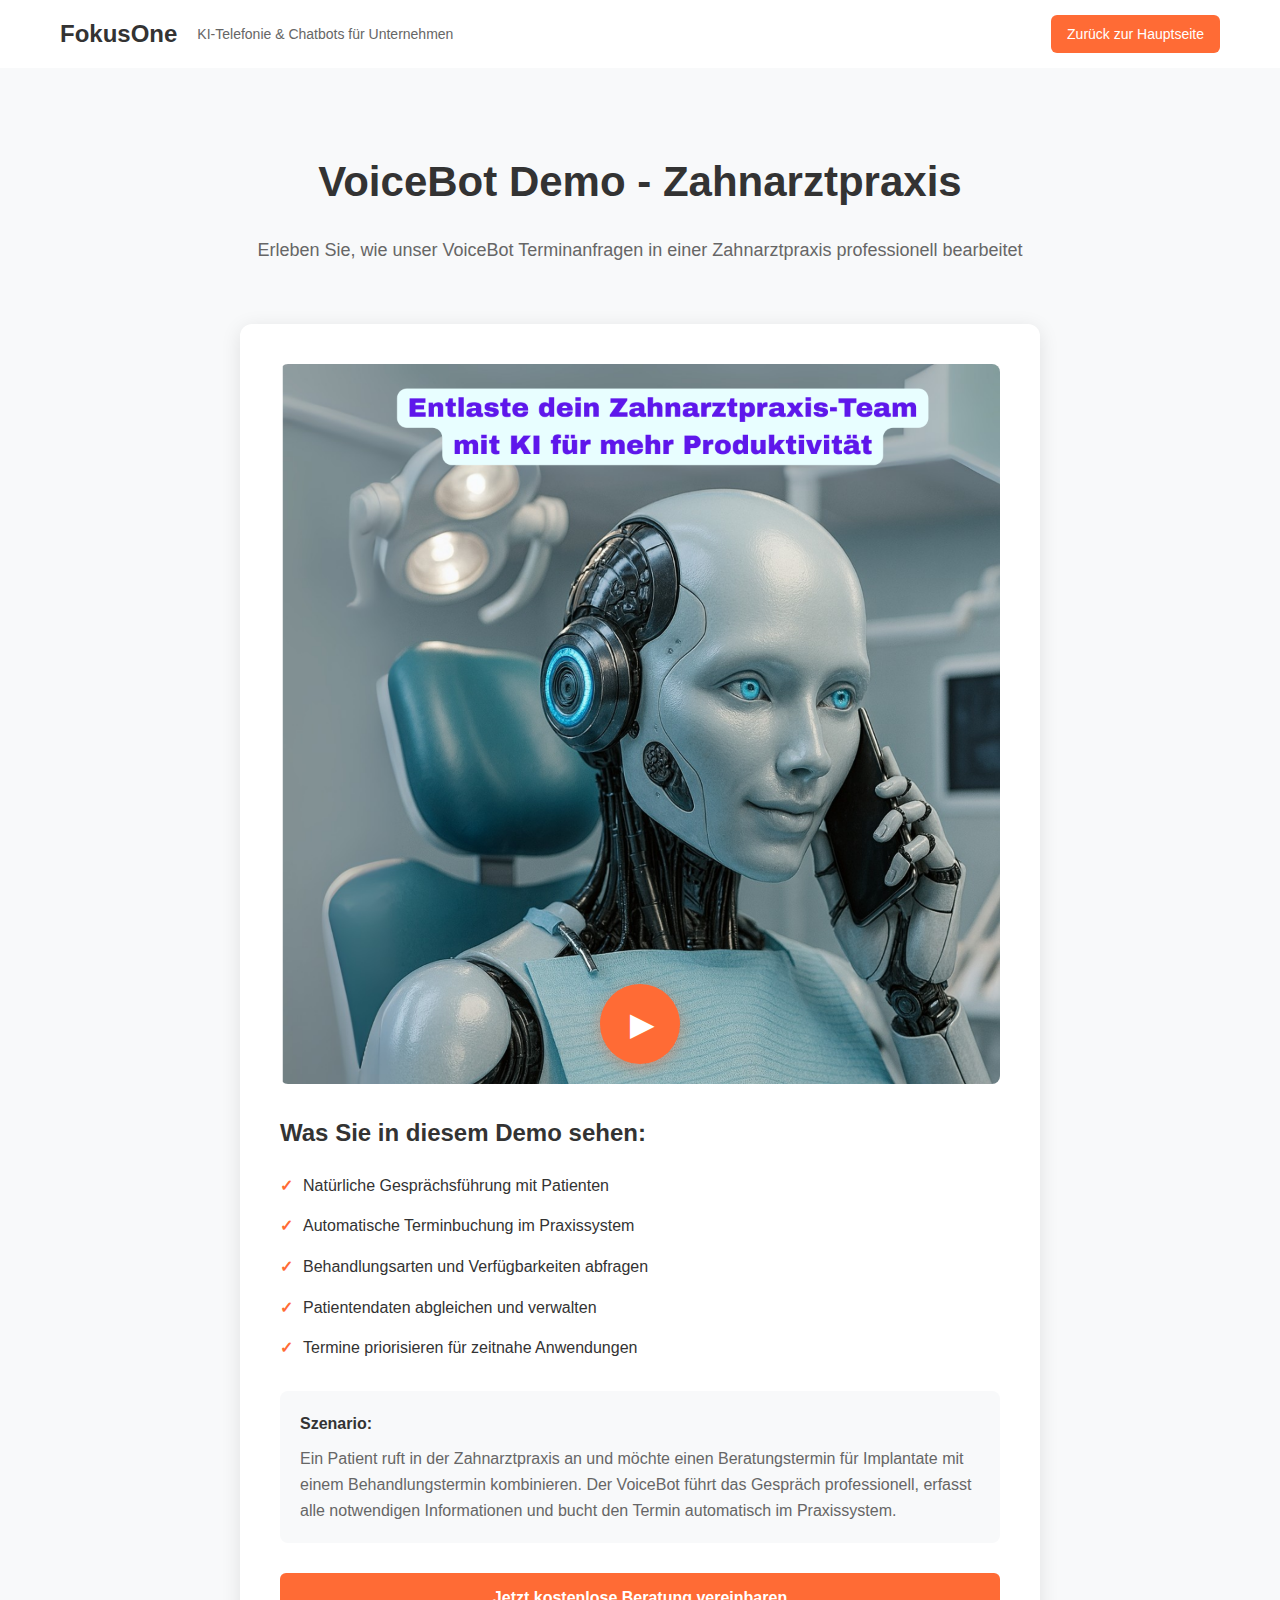
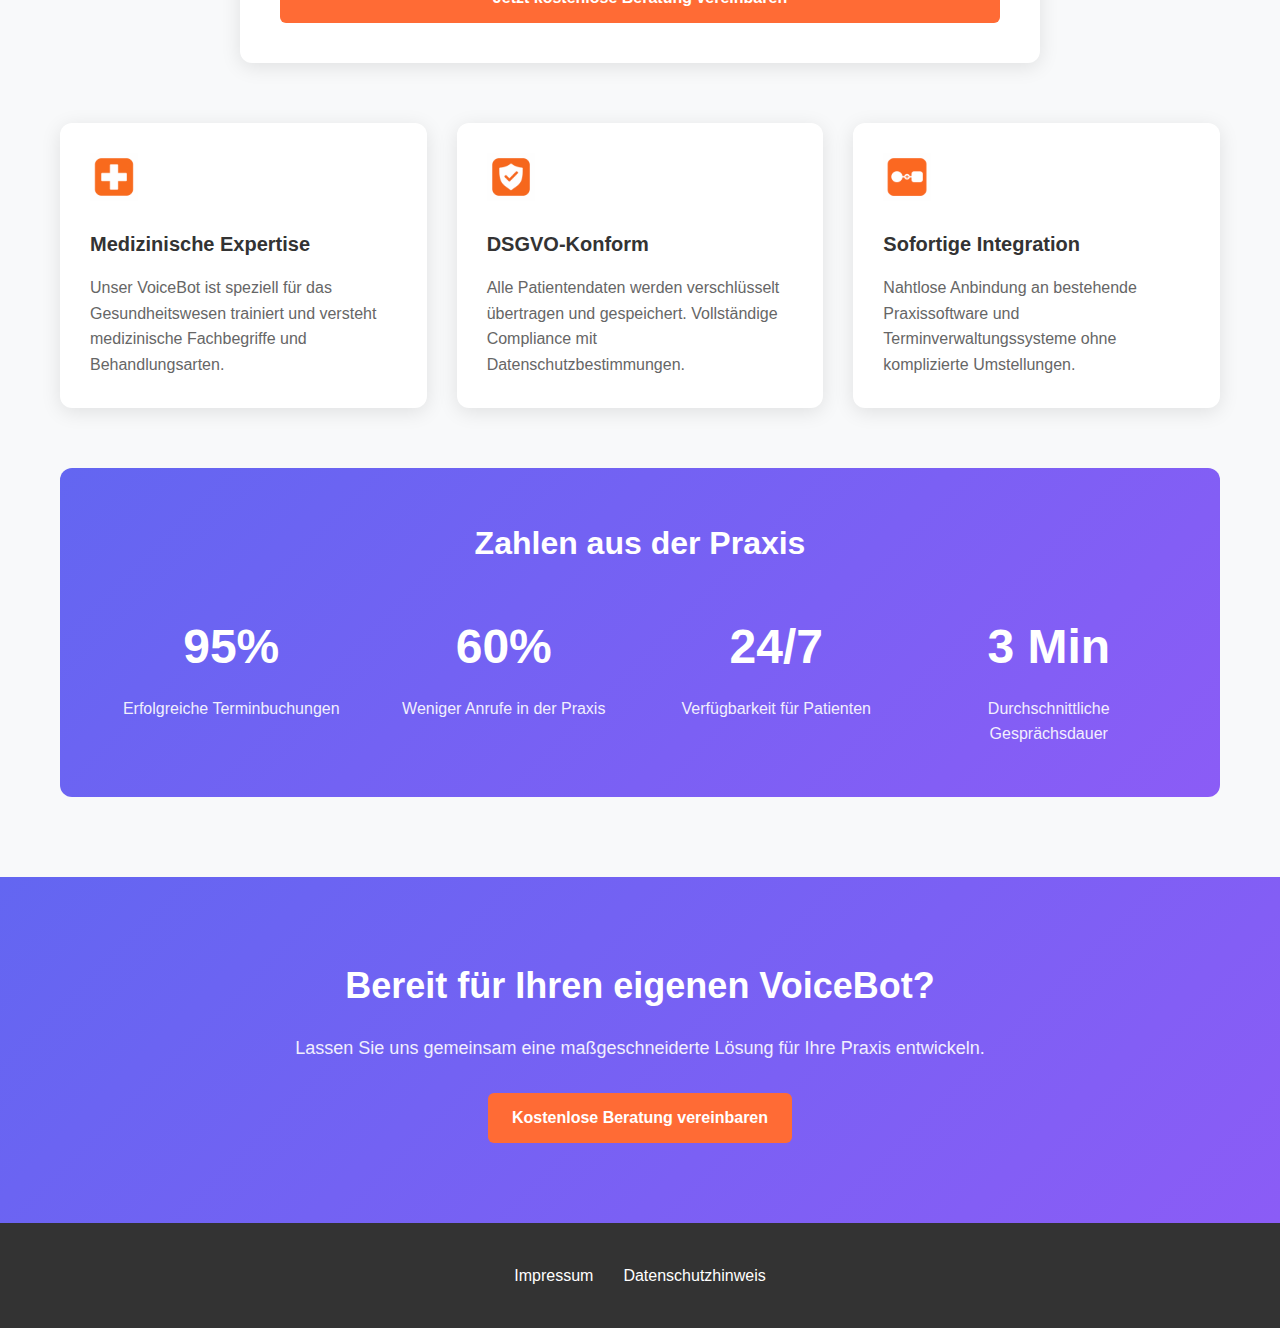
<file: demo.html>
<!DOCTYPE html>
<html lang="de">
<head>
    <meta charset="UTF-8">
    <meta name="viewport" content="width=device-width, initial-scale=1.0">
    <title>Demo Zahnarztpraxis - FokusOne</title>
    <link rel="stylesheet" href="styles.css">
</head>
<body>
    <!-- Header with Back Button -->
    <header class="back-nav">
        <div class="container">
            <div class="logo">
                <span class="logo-text">FokusOne</span>
                <span class="logo-subtitle">KI-Telefonie & Chatbots für Unternehmen</span>
            </div>
            <div style="display: flex; align-items: center; gap: 20px;">
                <a href="index.html" class="btn-back" style="background: #ff6b35 !important;">Zurück zur Hauptseite</a>
            </div>
        </div>
    </header>

    <section style="padding: 80px 0; background: #f8f9fa;">
        <div class="container">
            <h1 style="text-align: center; font-size: 42px; margin-bottom: 20px;">VoiceBot Demo - Zahnarztpraxis</h1>
            <p style="text-align: center; font-size: 18px; color: #666; margin-bottom: 60px;">
                Erleben Sie, wie unser VoiceBot Terminanfragen in einer Zahnarztpraxis professionell bearbeitet
            </p>

            <!-- Video Demo -->
            <div style="max-width: 800px; margin: 0 auto; background: white; padding: 40px; border-radius: 12px; box-shadow: 0 4px 20px rgba(0,0,0,0.1);">
                <div style="position: relative; background: #000; border-radius: 8px; overflow: hidden; margin-bottom: 30px; cursor: pointer;" onclick="window.open('Video_Zahnarztpraxis_Empfang.mp4', '_blank')">
                    <img src="Zahnarzt_KI.png" alt="KI-VoiceBot für Zahnarztpraxis" style="width: 100%; height: auto; display: block;">
                    <div style="position: absolute; bottom: 20px; left: 50%; transform: translateX(-50%); background: #ff6b35; border-radius: 50%; width: 80px; height: 80px; display: flex; align-items: center; justify-content: center; cursor: pointer; box-shadow: 0 4px 15px rgba(255, 107, 53, 0.4);">
                        <div style="color: white; font-size: 32px; margin-left: 4px;">▶</div>
                    </div>
                </div>

                <h3 style="font-size: 24px; margin-bottom: 20px; color: #333;">Was Sie in diesem Demo sehen:</h3>
                <ul style="list-style: none; margin-bottom: 30px;">
                    <li style="margin-bottom: 15px; color: #333; display: flex; align-items: center;">
                        <span style="color: #ff6b35; margin-right: 10px; font-weight: bold;">✓</span>
                        Natürliche Gesprächsführung mit Patienten
                    </li>
                    <li style="margin-bottom: 15px; color: #333; display: flex; align-items: center;">
                        <span style="color: #ff6b35; margin-right: 10px; font-weight: bold;">✓</span>
                        Automatische Terminbuchung im Praxissystem
                    </li>
                    <li style="margin-bottom: 15px; color: #333; display: flex; align-items: center;">
                        <span style="color: #ff6b35; margin-right: 10px; font-weight: bold;">✓</span>
                        Behandlungsarten und Verfügbarkeiten abfragen
                    </li>
                    <li style="margin-bottom: 15px; color: #333; display: flex; align-items: center;">
                        <span style="color: #ff6b35; margin-right: 10px; font-weight: bold;">✓</span>
                        Patientendaten abgleichen und verwalten
                    </li>
                    <li style="margin-bottom: 15px; color: #333; display: flex; align-items: center;">
                        <span style="color: #ff6b35; margin-right: 10px; font-weight: bold;">✓</span>
                        Termine priorisieren für zeitnahe Anwendungen
                    </li>
                </ul>

                <div style="background: #f8f9fa; padding: 20px; border-radius: 8px; margin-bottom: 30px;">
                    <h4 style="color: #333; margin-bottom: 10px;">Szenario:</h4>
                    <p style="color: #666; line-height: 1.6;">
                        Ein Patient ruft in der Zahnarztpraxis an und möchte einen Beratungstermin für Implantate mit einem Behandlungstermin kombinieren. 
                        Der VoiceBot führt das Gespräch professionell, erfasst alle notwendigen Informationen und bucht den Termin 
                        automatisch im Praxissystem.
                    </p>
                </div>

                <a href="#contact" class="btn btn-primary" style="width: 100%; text-align: center; display: block;">
                    Jetzt kostenlose Beratung vereinbaren
                </a>
            </div>

            <!-- Features Grid -->
            <div style="display: grid; grid-template-columns: repeat(auto-fit, minmax(300px, 1fr)); gap: 30px; margin-top: 60px;">
                <div style="background: white; padding: 30px; border-radius: 12px; box-shadow: 0 4px 20px rgba(0,0,0,0.1);">
                    <div style="margin-bottom: 20px;">
                        <img src="Icon_Medizin.png" alt="Medizin" style="width: 48px; height: 48px;">
                    </div>
                    <h3 style="font-size: 20px; margin-bottom: 15px; color: #333;">Medizinische Expertise</h3>
                    <p style="color: #666; line-height: 1.6;">
                        Unser VoiceBot ist speziell für das Gesundheitswesen trainiert und versteht medizinische Fachbegriffe und Behandlungsarten.
                    </p>
                </div>

                <div style="background: white; padding: 30px; border-radius: 12px; box-shadow: 0 4px 20px rgba(0,0,0,0.1);">
                    <div style="margin-bottom: 20px;">
                        <img src="Icon_DSGVO_konform.png" alt="DSGVO Konform" style="width: 48px; height: 48px;">
                    </div>
                    <h3 style="font-size: 20px; margin-bottom: 15px; color: #333;">DSGVO-Konform</h3>
                    <p style="color: #666; line-height: 1.6;">
                        Alle Patientendaten werden verschlüsselt übertragen und gespeichert. Vollständige Compliance mit Datenschutzbestimmungen.
                    </p>
                </div>

                <div style="background: white; padding: 30px; border-radius: 12px; box-shadow: 0 4px 20px rgba(0,0,0,0.1);">
                    <div style="margin-bottom: 20px;">
                        <img src="Icon_Integration.png" alt="Integration" style="width: 48px; height: 48px;">
                    </div>
                    <h3 style="font-size: 20px; margin-bottom: 15px; color: #333;">Sofortige Integration</h3>
                    <p style="color: #666; line-height: 1.6;">
                        Nahtlose Anbindung an bestehende Praxissoftware und Terminverwaltungssysteme ohne komplizierte Umstellungen.
                    </p>
                </div>
            </div>

            <!-- Statistics -->
            <div style="background: linear-gradient(135deg, #6366f1 0%, #8b5cf6 100%); padding: 50px; border-radius: 12px; color: white; text-align: center; margin-top: 60px;">
                <h2 style="font-size: 32px; margin-bottom: 40px;">Zahlen aus der Praxis</h2>
                <div style="display: grid; grid-template-columns: repeat(auto-fit, minmax(200px, 1fr)); gap: 30px;">
                    <div>
                        <div style="font-size: 48px; font-weight: bold; margin-bottom: 10px;">95%</div>
                        <p style="font-size: 16px; opacity: 0.9;">Erfolgreiche Terminbuchungen</p>
                    </div>
                    <div>
                        <div style="font-size: 48px; font-weight: bold; margin-bottom: 10px;">60%</div>
                        <p style="font-size: 16px; opacity: 0.9;">Weniger Anrufe in der Praxis</p>
                    </div>
                    <div>
                        <div style="font-size: 48px; font-weight: bold; margin-bottom: 10px;">24/7</div>
                        <p style="font-size: 16px; opacity: 0.9;">Verfügbarkeit für Patienten</p>
                    </div>
                    <div>
                        <div style="font-size: 48px; font-weight: bold; margin-bottom: 10px;">3 Min</div>
                        <p style="font-size: 16px; opacity: 0.9;">Durchschnittliche Gesprächsdauer</p>
                    </div>
                </div>
            </div>
        </div>
    </section>

    <!-- CTA Section -->
    <section class="cta">
        <div class="container">
            <h2>Bereit für Ihren eigenen VoiceBot?</h2>
            <p>Lassen Sie uns gemeinsam eine maßgeschneiderte Lösung für Ihre Praxis entwickeln.</p>
            <a href="https://calendly.com/feuerabend/30min" class="btn btn-primary" target="_blank">Kostenlose Beratung vereinbaren</a>
        </div>
    </section>

    <!-- Footer -->
    <footer class="footer">
        <div class="container">
            <div class="footer-links">
                <a href="impressum.html" class="footer-link">Impressum</a>
                <a href="datenschutz.html" class="footer-link">Datenschutzhinweis</a>
            </div>
        </div>
    </footer>

    <!-- Chatbot Script -->
    <script 
        src="https://widgets.leadconnectorhq.com/loader.js"  
        data-resources-url="https://widgets.leadconnectorhq.com/chat-widget/loader.js" 
        data-widget-id="68a1d2bc5a3f32de8dbefa0e">
    </script>


    <script>
        // Chat button functionality
        document.addEventListener('DOMContentLoaded', function() {
            const chatButton = document.getElementById('chatButton');
            if (chatButton) {
                chatButton.addEventListener('click', function() {
                    // Trigger the chatbot widget
                    if (window.leadConnector && window.leadConnector.openWidget) {
                        window.leadConnector.openWidget();
                    }
                });
            }
        });
    </script>
    
</body>
</html>
</file>
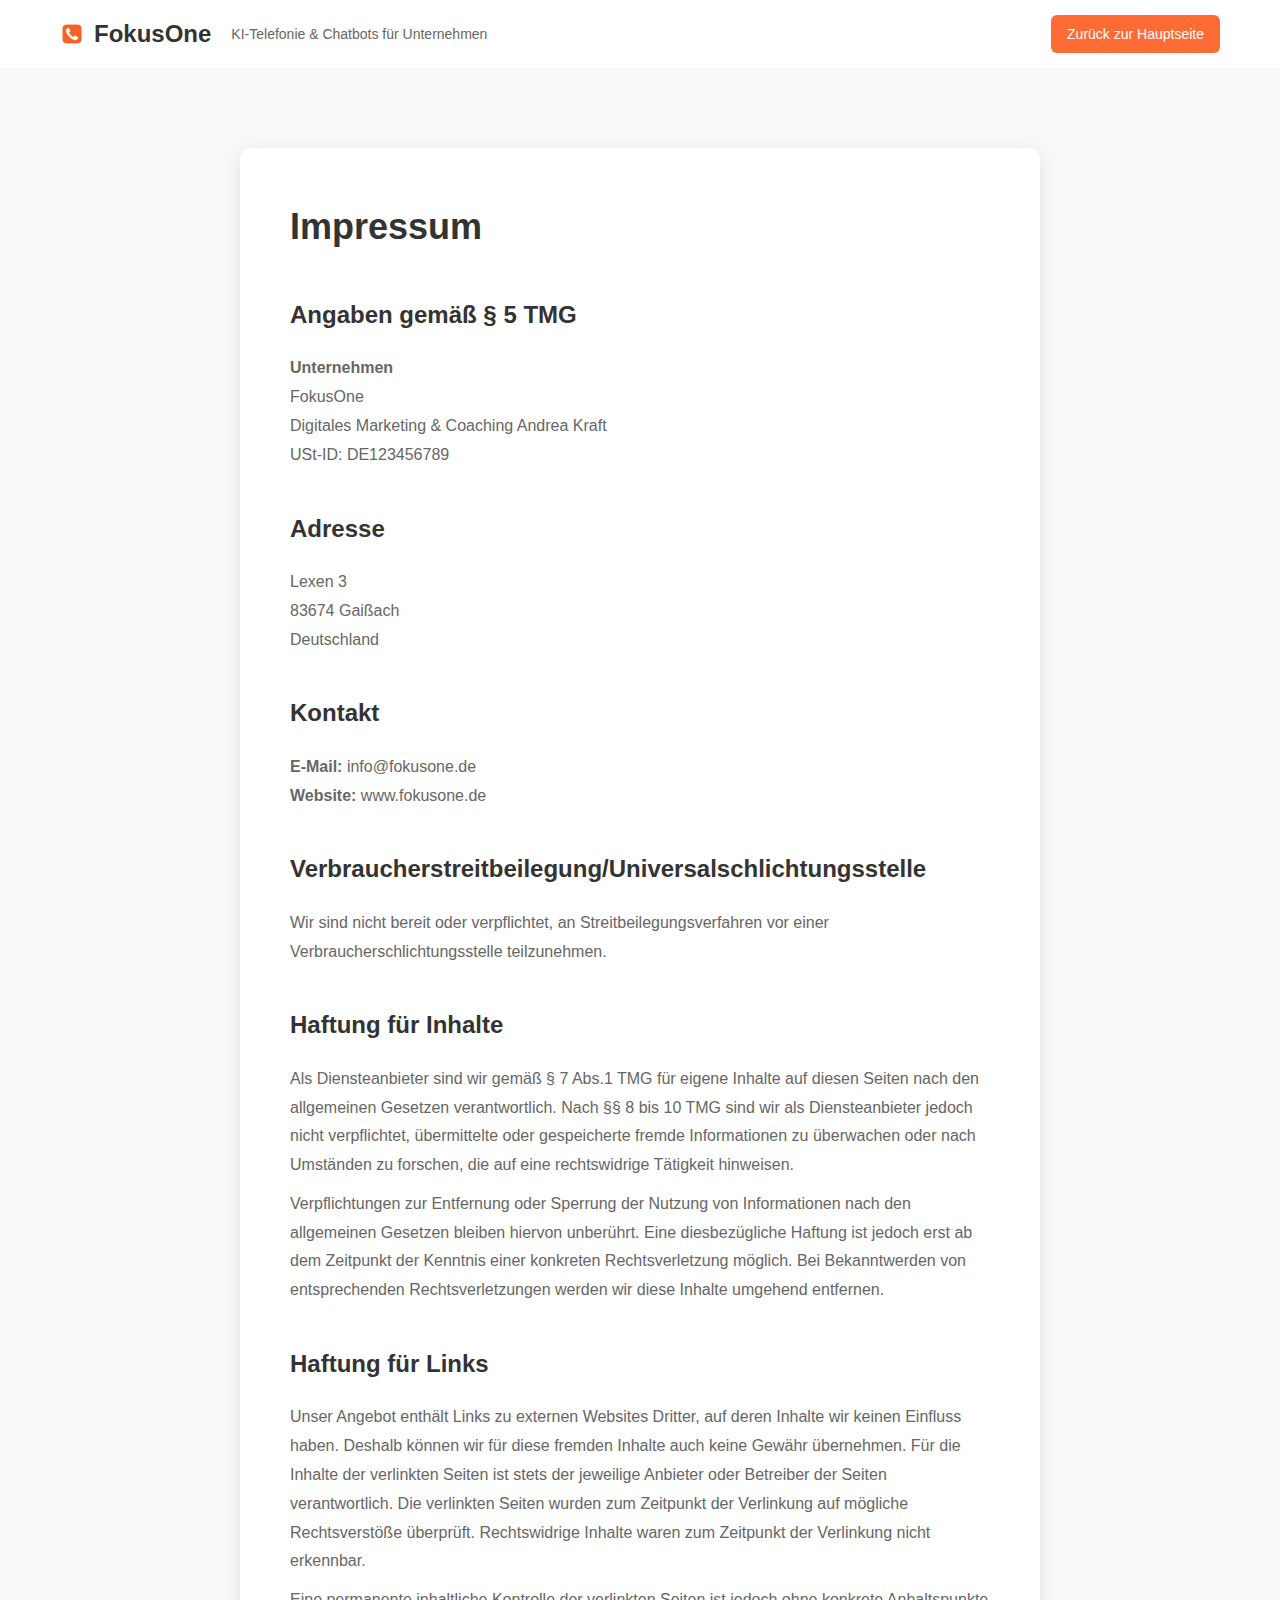
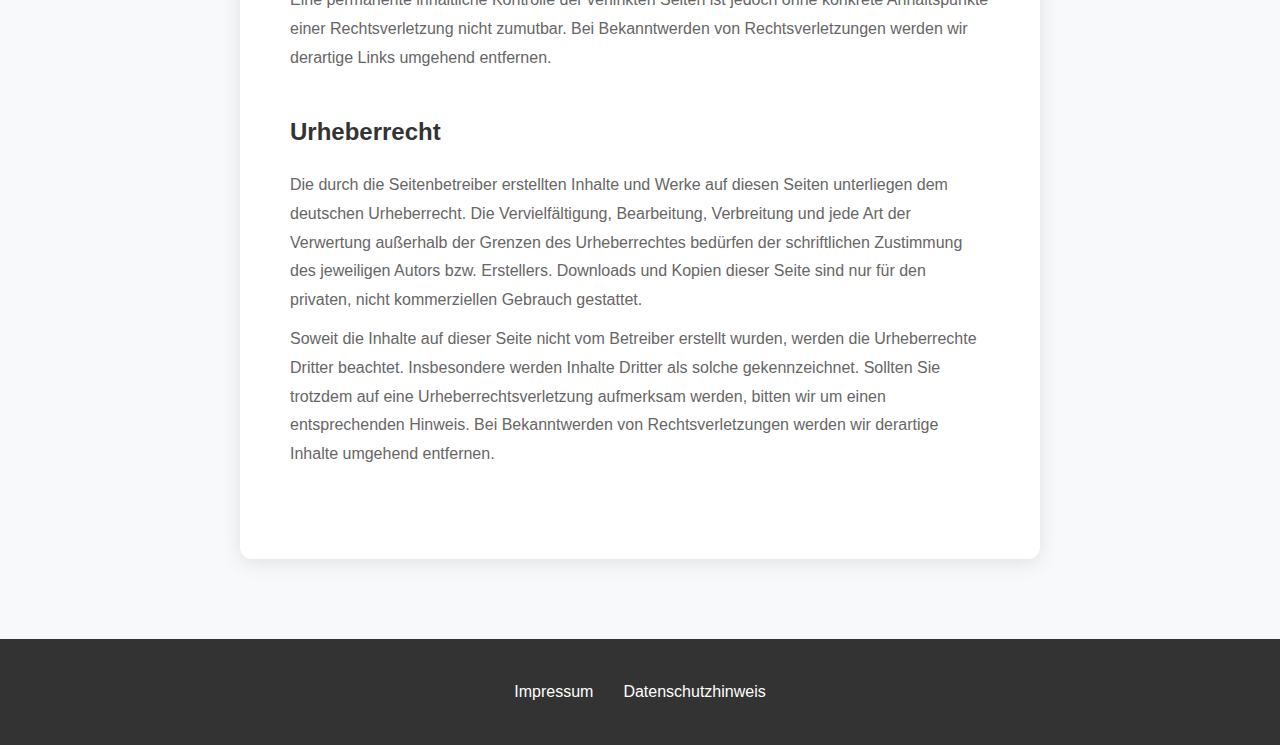
<file: impressum.html>
<!DOCTYPE html>
<html lang="de">
<head>
    <meta charset="UTF-8">
    <meta name="viewport" content="width=device-width, initial-scale=1.0">
    <title>Impressum - FokusOne</title>
    <link rel="stylesheet" href="styles.css">
</head>
<body>
    <!-- Header with Back Button -->
    <header class="back-nav">
        <div class="container">
            <div class="logo">
                <img src="phone-icon.png" alt="Telefon" style="width: 24px; height: 24px;">
                <span class="logo-text">FokusOne</span>
                <span class="logo-subtitle">KI-Telefonie & Chatbots für Unternehmen</span>
            </div>
            <a href="index.html" class="btn-back">Zurück zur Hauptseite</a>
        </div>
    </header>

    <!-- Impressum Section -->
    <section style="padding: 80px 0; background: #f8f9fa;">
        <div class="container">
            <div style="max-width: 800px; margin: 0 auto; background: white; padding: 50px; border-radius: 12px; box-shadow: 0 4px 20px rgba(0,0,0,0.1);">
                <h1 style="font-size: 36px; margin-bottom: 40px; color: #333;">Impressum</h1>
                
                <div style="margin-bottom: 40px;">
                    <h2 style="font-size: 24px; margin-bottom: 20px; color: #333;">Angaben gemäß § 5 TMG</h2>
                    <p style="line-height: 1.8; color: #666; margin-bottom: 10px;">
                        <strong>Unternehmen</strong><br>
                        FokusOne<br>
                        Digitales Marketing & Coaching Andrea Kraft<br>
                        USt-ID: DE123456789
                    </p>
                </div>

                <div style="margin-bottom: 40px;">
                    <h2 style="font-size: 24px; margin-bottom: 20px; color: #333;">Adresse</h2>
                    <p style="line-height: 1.8; color: #666; margin-bottom: 10px;">
                        Lexen 3<br>
                        83674 Gaißach<br>
                        Deutschland
                    </p>
                </div>

                <div style="margin-bottom: 40px;">
                    <h2 style="font-size: 24px; margin-bottom: 20px; color: #333;">Kontakt</h2>
                    <p style="line-height: 1.8; color: #666; margin-bottom: 10px;">
                        <strong>E-Mail:</strong> info@fokusone.de<br>
                        <strong>Website:</strong> www.fokusone.de
                    </p>
                </div>

                <div style="margin-bottom: 40px;">
                    <h2 style="font-size: 24px; margin-bottom: 20px; color: #333;">Verbraucherstreitbeilegung/Universalschlichtungsstelle</h2>
                    <p style="line-height: 1.8; color: #666; margin-bottom: 10px;">
                        Wir sind nicht bereit oder verpflichtet, an Streitbeilegungsverfahren vor einer Verbraucherschlichtungsstelle teilzunehmen.
                    </p>
                </div>

                <div style="margin-bottom: 40px;">
                    <h2 style="font-size: 24px; margin-bottom: 20px; color: #333;">Haftung für Inhalte</h2>
                    <p style="line-height: 1.8; color: #666; margin-bottom: 10px;">
                        Als Diensteanbieter sind wir gemäß § 7 Abs.1 TMG für eigene Inhalte auf diesen Seiten nach den allgemeinen Gesetzen verantwortlich. Nach §§ 8 bis 10 TMG sind wir als Diensteanbieter jedoch nicht verpflichtet, übermittelte oder gespeicherte fremde Informationen zu überwachen oder nach Umständen zu forschen, die auf eine rechtswidrige Tätigkeit hinweisen.
                    </p>
                    <p style="line-height: 1.8; color: #666; margin-bottom: 10px;">
                        Verpflichtungen zur Entfernung oder Sperrung der Nutzung von Informationen nach den allgemeinen Gesetzen bleiben hiervon unberührt. Eine diesbezügliche Haftung ist jedoch erst ab dem Zeitpunkt der Kenntnis einer konkreten Rechtsverletzung möglich. Bei Bekanntwerden von entsprechenden Rechtsverletzungen werden wir diese Inhalte umgehend entfernen.
                    </p>
                </div>

                <div style="margin-bottom: 40px;">
                    <h2 style="font-size: 24px; margin-bottom: 20px; color: #333;">Haftung für Links</h2>
                    <p style="line-height: 1.8; color: #666; margin-bottom: 10px;">
                        Unser Angebot enthält Links zu externen Websites Dritter, auf deren Inhalte wir keinen Einfluss haben. Deshalb können wir für diese fremden Inhalte auch keine Gewähr übernehmen. Für die Inhalte der verlinkten Seiten ist stets der jeweilige Anbieter oder Betreiber der Seiten verantwortlich. Die verlinkten Seiten wurden zum Zeitpunkt der Verlinkung auf mögliche Rechtsverstöße überprüft. Rechtswidrige Inhalte waren zum Zeitpunkt der Verlinkung nicht erkennbar.
                    </p>
                    <p style="line-height: 1.8; color: #666; margin-bottom: 10px;">
                        Eine permanente inhaltliche Kontrolle der verlinkten Seiten ist jedoch ohne konkrete Anhaltspunkte einer Rechtsverletzung nicht zumutbar. Bei Bekanntwerden von Rechtsverletzungen werden wir derartige Links umgehend entfernen.
                    </p>
                </div>

                <div style="margin-bottom: 40px;">
                    <h2 style="font-size: 24px; margin-bottom: 20px; color: #333;">Urheberrecht</h2>
                    <p style="line-height: 1.8; color: #666; margin-bottom: 10px;">
                        Die durch die Seitenbetreiber erstellten Inhalte und Werke auf diesen Seiten unterliegen dem deutschen Urheberrecht. Die Vervielfältigung, Bearbeitung, Verbreitung und jede Art der Verwertung außerhalb der Grenzen des Urheberrechtes bedürfen der schriftlichen Zustimmung des jeweiligen Autors bzw. Erstellers. Downloads und Kopien dieser Seite sind nur für den privaten, nicht kommerziellen Gebrauch gestattet.
                    </p>
                    <p style="line-height: 1.8; color: #666; margin-bottom: 10px;">
                        Soweit die Inhalte auf dieser Seite nicht vom Betreiber erstellt wurden, werden die Urheberrechte Dritter beachtet. Insbesondere werden Inhalte Dritter als solche gekennzeichnet. Sollten Sie trotzdem auf eine Urheberrechtsverletzung aufmerksam werden, bitten wir um einen entsprechenden Hinweis. Bei Bekanntwerden von Rechtsverletzungen werden wir derartige Inhalte umgehend entfernen.
                    </p>
                </div>
                    </p>
                </div>




            </div>
        </div>
    </section>

    <!-- Footer -->
    <footer class="footer">
        <div class="container">
            <div class="footer-links">
                <a href="impressum.html" class="footer-link">Impressum</a>
                <a href="datenschutz.html" class="footer-link">Datenschutzhinweis</a>
            </div>
        </div>
    </footer>
</body>
</html>
</file>
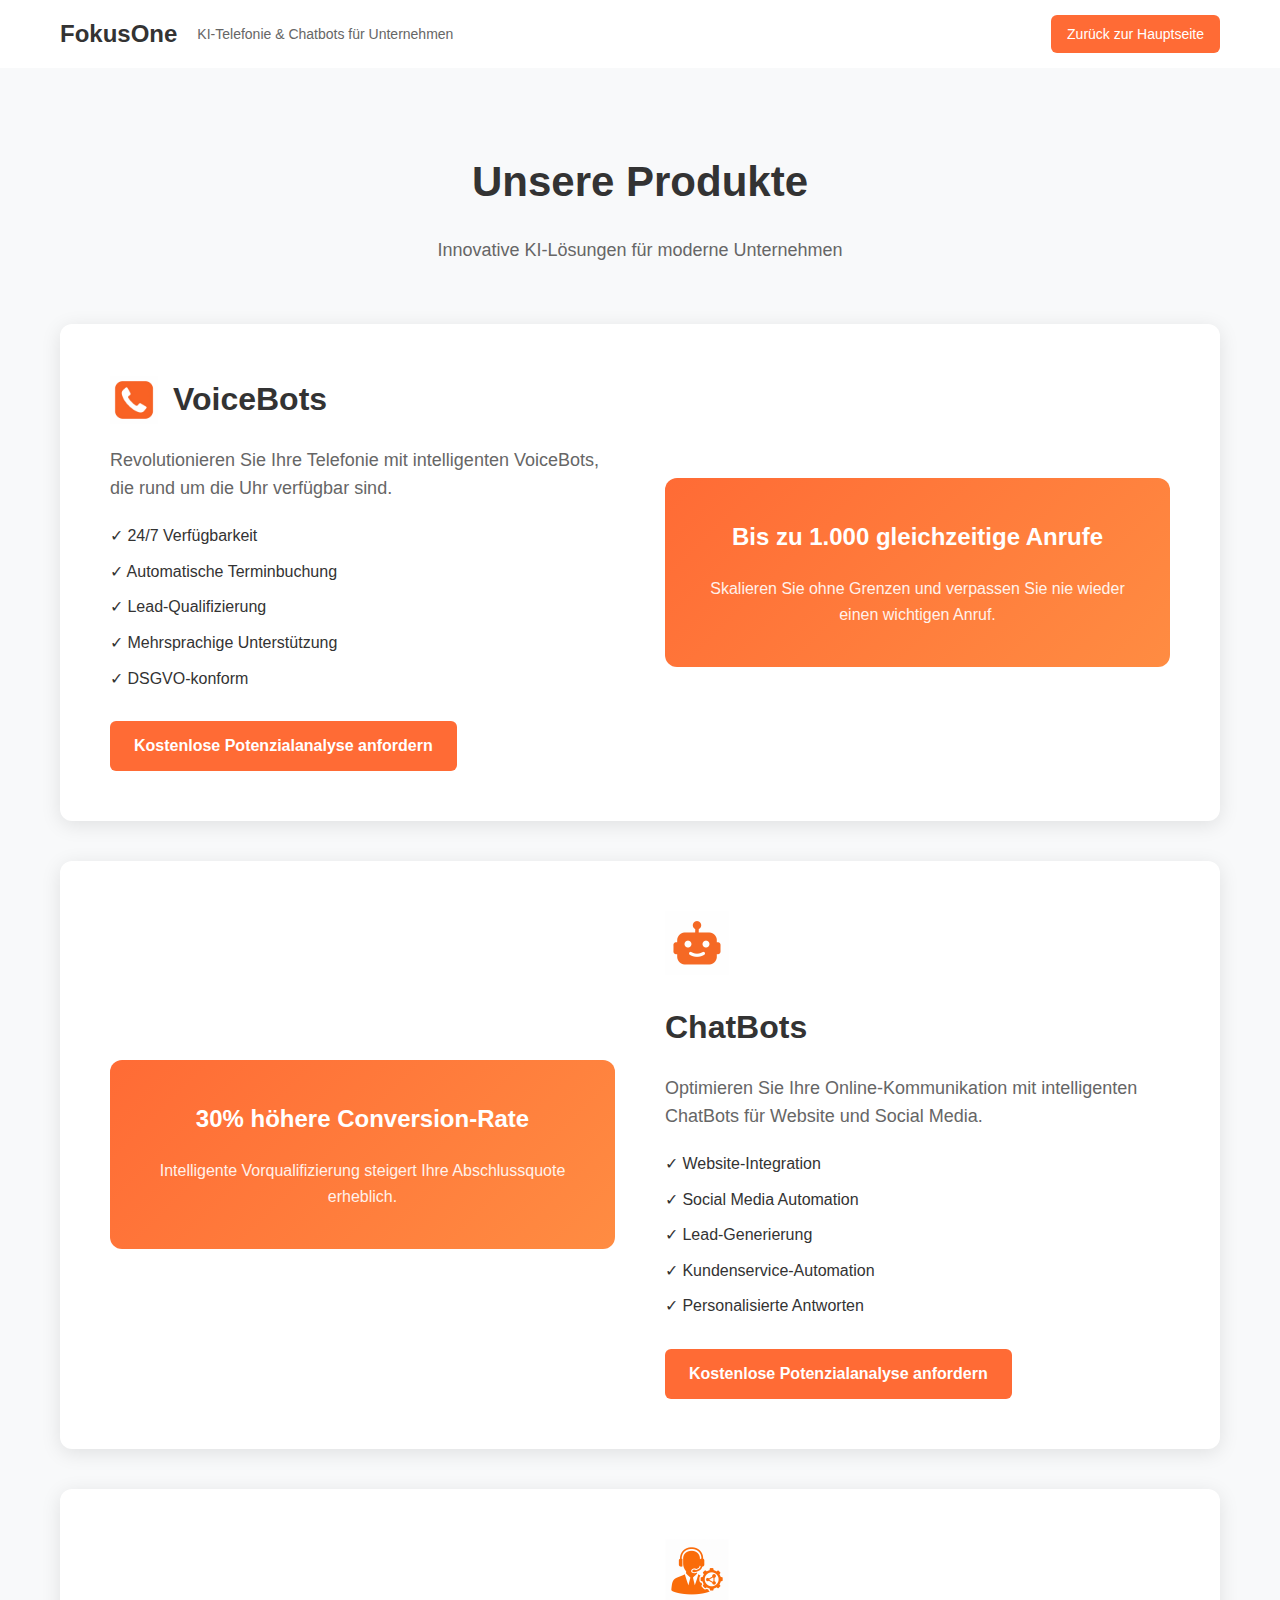
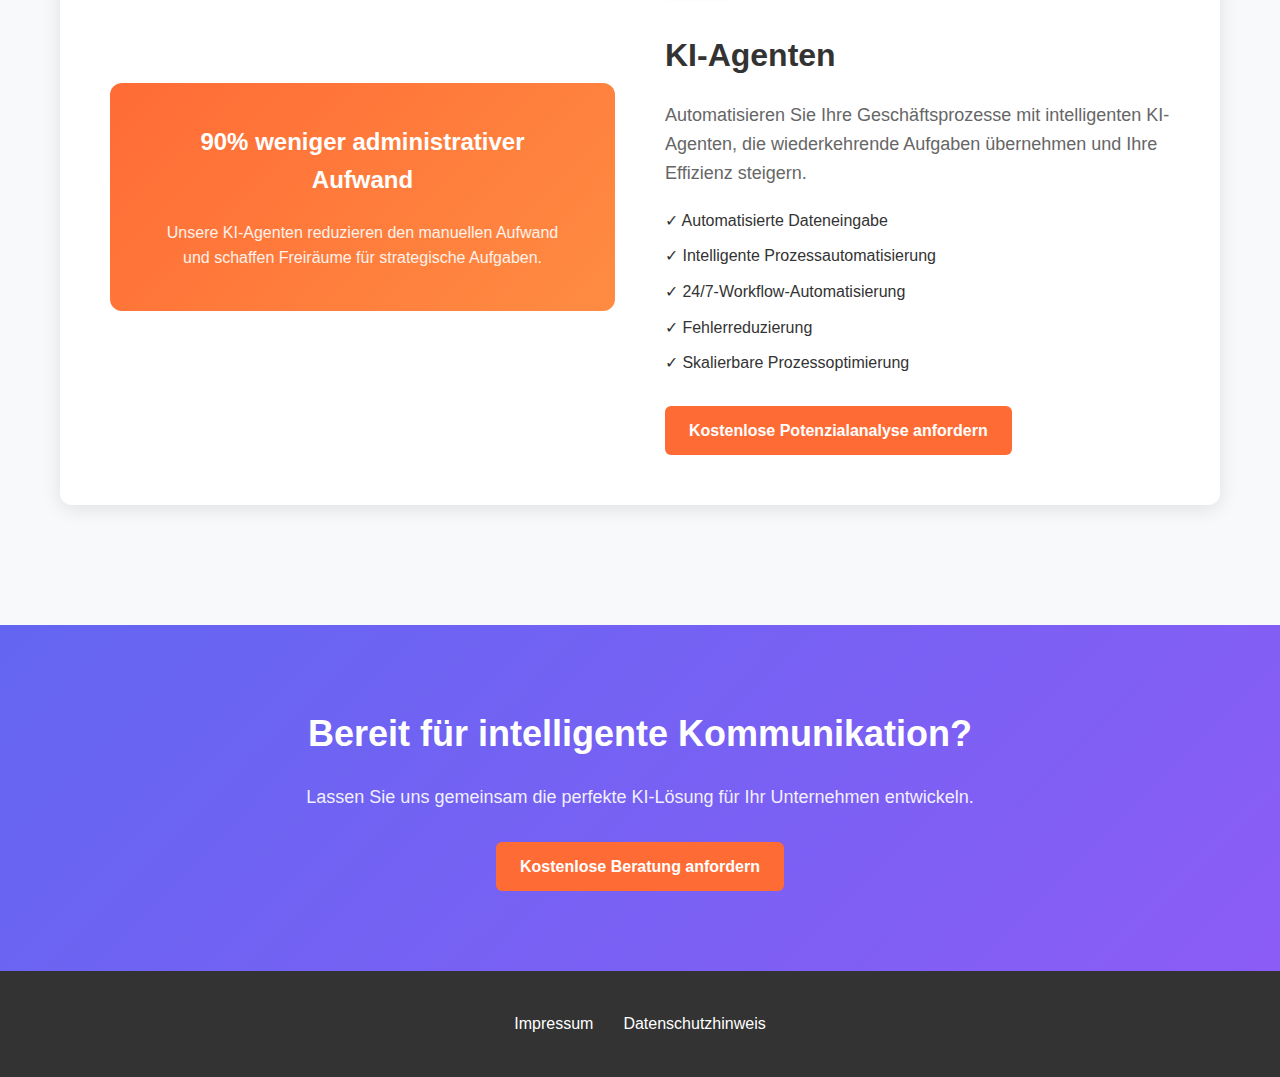
<file: produkte.html>
<!DOCTYPE html>
<html lang="de">
<head>
    <meta charset="UTF-8">
    <meta name="viewport" content="width=device-width, initial-scale=1.0">
    <title>Produkte - FokusOne</title>
    <link rel="stylesheet" href="styles.css">
</head>
<body>
    <!-- Header with Back Button -->
    <header class="back-nav">
        <div class="container">
            <div class="logo">
                <span class="logo-text">FokusOne</span>
                <span class="logo-subtitle">KI-Telefonie & Chatbots für Unternehmen</span>
            </div>
            <div style="display: flex; align-items: center; gap: 20px;">
                <a href="index.html" class="btn-back">Zurück zur Hauptseite</a>
            </div>
        </div>
    </header>
    
    <!-- Products Section -->
    <section class="products" style="padding: 80px 0; background: #f8f9fa;">
        <div class="container">
            <h1 style="text-align: center; font-size: 42px; margin-bottom: 20px;">Unsere Produkte</h1>
            <p style="text-align: center; font-size: 18px; color: #666; margin-bottom: 60px;">
                Innovative KI-Lösungen für moderne Unternehmen
            </p>            <!-- VoiceBots Section -->
            <div style="background: white; padding: 50px; border-radius: 12px; margin-bottom: 40px; box-shadow: 0 4px 20px rgba(0,0,0,0.1);">
                <div style="display: grid; grid-template-columns: 1fr 1fr; gap: 50px; align-items: center;">
                    <div>
                        <div style="display: flex; align-items: center; margin-bottom: 20px;">
                            <img src="phone-icon.png" alt="Telefon" style="width: 48px; height: 48px; margin-right: 15px;">
                            <h2 style="font-size: 32px; margin: 0; color: #333;">VoiceBots</h2>
                        </div>
                        <p style="font-size: 18px; line-height: 1.6; color: #666; margin-bottom: 20px;">
                            Revolutionieren Sie Ihre Telefonie mit intelligenten VoiceBots, die rund um die Uhr verfügbar sind.
                        </p>
                        <ul style="list-style: none; margin-bottom: 30px;">
                            <li style="margin-bottom: 10px; color: #333;">✓ 24/7 Verfügbarkeit</li>
                            <li style="margin-bottom: 10px; color: #333;">✓ Automatische Terminbuchung</li>
                            <li style="margin-bottom: 10px; color: #333;">✓ Lead-Qualifizierung</li>
                            <li style="margin-bottom: 10px; color: #333;">✓ Mehrsprachige Unterstützung</li>
                            <li style="margin-bottom: 10px; color: #333;">✓ DSGVO-konform</li>
                        </ul>
                        <a href="https://calendly.com/feuerabend/30min" class="btn btn-primary" target="_blank">Kostenlose Potenzialanalyse anfordern</a>
                    </div>
                    <div style="text-align: center;">
                        <div style="background: linear-gradient(135deg, #ff6b35 0%, #ff8c42 100%); padding: 40px; border-radius: 12px; color: white;">
                            <h3 style="font-size: 24px; margin-bottom: 20px;">Bis zu 1.000 gleichzeitige Anrufe</h3>
                            <p style="font-size: 16px; opacity: 0.9;">Skalieren Sie ohne Grenzen und verpassen Sie nie wieder einen wichtigen Anruf.</p>
                        </div>
                    </div>
                </div>
            </div>            <!-- ChatBots Section -->
            <div style="background: white; padding: 50px; border-radius: 12px; margin-bottom: 40px; box-shadow: 0 4px 20px rgba(0,0,0,0.1);">
                <div style="display: grid; grid-template-columns: 1fr 1fr; gap: 50px; align-items: center;">
                    <div style="text-align: center;">
                        <div style="background: linear-gradient(135deg, #ff6b35 0%, #ff8c42 100%); padding: 40px; border-radius: 12px; color: white;">
                            <h3 style="font-size: 24px; margin-bottom: 20px;">30% höhere Conversion-Rate</h3>
                            <p style="font-size: 16px; opacity: 0.9;">Intelligente Vorqualifizierung steigert Ihre Abschlussquote erheblich.</p>
                        </div>
                    </div>
                    <div>
                        <img src="Icon_chatbot.png" alt="Chatbot" style="width: 64px; height: 64px; margin-bottom: 20px;">
                        <h2 style="font-size: 32px; margin-bottom: 20px; color: #333;">ChatBots</h2>
                        <p style="font-size: 18px; line-height: 1.6; color: #666; margin-bottom: 20px;">
                            Optimieren Sie Ihre Online-Kommunikation mit intelligenten ChatBots für Website und Social Media.
                        </p>
                        <ul style="list-style: none; margin-bottom: 30px;">
                            <li style="margin-bottom: 10px; color: #333;">✓ Website-Integration</li>
                            <li style="margin-bottom: 10px; color: #333;">✓ Social Media Automation</li>
                            <li style="margin-bottom: 10px; color: #333;">✓ Lead-Generierung</li>
                            <li style="margin-bottom: 10px; color: #333;">✓ Kundenservice-Automation</li>
                            <li style="margin-bottom: 10px; color: #333;">✓ Personalisierte Antworten</li>
                        </ul>
                        <a href="https://calendly.com/feuerabend/30min" class="btn btn-primary" target="_blank">Kostenlose Potenzialanalyse anfordern</a>
                    </div>
                </div>
            </div>            <!-- KI-Agenten Section -->
            <div style="background: white; padding: 50px; border-radius: 12px; margin-bottom: 40px; box-shadow: 0 4px 20px rgba(0,0,0,0.1);">
                <div style="display: grid; grid-template-columns: 1fr 1fr; gap: 50px; align-items: center;">
                    <div style="text-align: center;">
                        <div style="background: linear-gradient(135deg, #ff6b35 0%, #ff8c42 100%); padding: 40px; border-radius: 12px; color: white;">
                            <h3 style="font-size: 24px; margin-bottom: 20px;">90% weniger administrativer Aufwand</h3>
                            <p style="font-size: 16px; opacity: 0.9;">Unsere KI-Agenten reduzieren den manuellen Aufwand<br>und schaffen Freiräume für strategische Aufgaben.</p>
                        </div>
                    </div>
                    <div>
                        <img src="Icon_Agenten.png" alt="KI-Agenten" style="width: 64px; height: 64px; margin-bottom: 20px;">
                        <h2 style="font-size: 32px; margin-bottom: 20px; color: #333;">KI-Agenten</h2>
                        <p style="font-size: 18px; line-height: 1.6; color: #666; margin-bottom: 20px;">
                            Automatisieren Sie Ihre Geschäftsprozesse mit intelligenten KI-Agenten, die wiederkehrende Aufgaben übernehmen und Ihre Effizienz steigern.
                        </p>
                        <ul style="list-style: none; margin-bottom: 30px;">
                            <li style="margin-bottom: 10px; color: #333;">✓ Automatisierte Dateneingabe</li>
                            <li style="margin-bottom: 10px; color: #333;">✓ Intelligente Prozessautomatisierung</li>
                            <li style="margin-bottom: 10px; color: #333;">✓ 24/7-Workflow-Automatisierung</li>
                            <li style="margin-bottom: 10px; color: #333;">✓ Fehlerreduzierung</li>
                            <li style="margin-bottom: 10px; color: #333;">✓ Skalierbare Prozessoptimierung</li>
                        </ul>
                        <a href="https://calendly.com/feuerabend/30min" class="btn btn-primary" target="_blank">Kostenlose Potenzialanalyse anfordern</a>
                    </div>
                </div>
            </div>
        </div>
    </section>

    <!-- CTA Section -->
    <section class="cta">
        <div class="container">
            <h2>Bereit für intelligente Kommunikation?</h2>
            <p>Lassen Sie uns gemeinsam die perfekte KI-Lösung für Ihr Unternehmen entwickeln.</p>
            <a href="https://calendly.com/feuerabend/30min" class="btn btn-primary" target="_blank">Kostenlose Beratung anfordern</a>
        </div>
    </section>

    <!-- Footer -->
    <footer class="footer">
        <div class="container">
            <div class="footer-links">
                <a href="impressum.html" class="footer-link">Impressum</a>
                <a href="datenschutz.html" class="footer-link">Datenschutzhinweis</a>
            </div>
        </div>
    </footer>

    <!-- Chatbot Script -->
    <script 
        src="https://widgets.leadconnectorhq.com/loader.js"  
        data-resources-url="https://widgets.leadconnectorhq.com/chat-widget/loader.js" 
        data-widget-id="68a1d2bc5a3f32de8dbefa0e">
    </script>

</body>
</html>
</file>
<file: styles.css>
/* Reset and Base Styles */
* {
    margin: 0;
    padding: 0;
    box-sizing: border-box;
}

body {
    font-family: -apple-system, BlinkMacSystemFont, 'Segoe UI', Roboto, Oxygen, Ubuntu, Cantarell, sans-serif;
    line-height: 1.6;
    color: #333;
    background: #fff;
}

.container {
    max-width: 1200px;
    margin: 0 auto;
    padding: 0 20px;
}

/* Header */
.header {
    background: white;
    padding: 15px 0;
    box-shadow: 0 2px 10px rgba(0,0,0,0.1);
    position: relative;
    z-index: 100;
}

.header .container {
    display: flex;
    justify-content: space-between;
    align-items: center;
}

.logo {
    display: flex;
    align-items: center;
    gap: 10px;
    margin-left: 0;
}

.logo-icon {
    font-size: 24px;
    color: #ff6b35;
}

.logo-text {
    font-size: 24px;
    font-weight: bold;
    color: #333;
}

.logo-subtitle {
    font-size: 14px;
    color: #666;
    margin-left: 10px;
}

.nav {
    display: flex;
    align-items: center;
    gap: 30px;
}

.nav-link {
    text-decoration: none;
    color: #333;
    font-weight: 500;
    transition: color 0.3s;
}

.nav-link:hover {
    color: #ff6b35;
}

.chat-icon:hover {
    background: #e55a2b;
    transform: translateY(-2px);
    box-shadow: 0 4px 15px rgba(255, 107, 53, 0.4);
}

.chat-icon svg {
    width: 24px;
    height: 24px;
}

.chat-icon-floating:hover {
    background: #e55a2b;
    transform: translateY(-2px);
    box-shadow: 0 6px 25px rgba(255, 107, 53, 0.5);
}

.chat-icon-floating svg {
    width: 28px;
    height: 28px;
}

/* Buttons */
.btn {
    display: inline-block;
    padding: 12px 24px;
    text-decoration: none;
    border-radius: 6px;
    font-weight: 600;
    transition: all 0.3s;
    border: none;
    cursor: pointer;
    text-align: center;
}

.btn-primary {
    background: #ff6b35;
    color: white;
}

.btn-primary:hover {
    background: #e55a2b;
    transform: translateY(-2px);
}

.btn-secondary {
    background: #ff6b35;
    color: white;
    padding: 8px 16px;
    font-size: 14px;
}

.btn-secondary:hover {
    background: #e55a2b;
}

.btn-demo {
    background: #ff6b35 !important;
    color: white;
    padding: 8px 16px;
    font-size: 14px;
}

.btn-demo:hover {
    background: #e55a2b !important;
}

/* Hero Section */
.hero {
    background: linear-gradient(135deg, #6366f1 0%, #8b5cf6 100%);
    color: white;
    padding: 80px 0;
    min-height: 600px;
}

.hero .container {
    display: grid;
    grid-template-columns: 1fr 1fr;
    gap: 60px;
    align-items: center;
}

.hero-title {
    font-size: 48px;
    font-weight: 700;
    line-height: 1.2;
    margin-bottom: 20px;
}

.highlight {
    color: #ff6b35;
}

.hero-subtitle {
    font-size: 18px;
    margin-bottom: 30px;
    opacity: 0.9;
}

.hero-badges {
    display: flex;
    gap: 20px;
    margin-bottom: 30px;
}

.badge {
    background: rgba(255, 255, 255, 0.2);
    padding: 8px 16px;
    border-radius: 20px;
    font-size: 14px;
}

.hero-info {
    background: rgba(255, 255, 255, 0.1);
    padding: 30px;
    border-radius: 12px;
    backdrop-filter: blur(10px);
}

.hero-info h3 {
    font-size: 24px;
    margin-bottom: 20px;
}

.info-box {
    background: white;
    color: #333;
    padding: 25px;
    border-radius: 8px;
    margin-top: 20px;
}

.info-list {
    list-style: none;
    margin-bottom: 20px;
}

.info-list li {
    margin-bottom: 15px;
    font-size: 14px;
    line-height: 1.5;
}

.highlight-orange {
    color: #ff6b35;
    font-weight: 600;
}

.info-box .btn {
    margin-right: 10px;
    margin-bottom: 10px;
}

/* Intelligence Section */
.intelligence {
    padding: 80px 0;
    background: #f8f9fa;
}

.intelligence h2 {
    text-align: center;
    font-size: 36px;
    margin-bottom: 20px;
}

.section-subtitle {
    text-align: center;
    font-size: 18px;
    color: #666;
    margin-bottom: 60px;
}

.comparison {
    display: grid;
    grid-template-columns: 1fr 1fr;
    gap: 40px;
    max-width: 1000px;
    margin: 0 auto;
}

.comparison-item {
    background: white;
    padding: 30px;
    border-radius: 12px;
    box-shadow: 0 4px 20px rgba(0,0,0,0.1);
    cursor: pointer;
    transition: all 0.3s ease;
    position: relative;
    border: 2px solid transparent;
}

.comparison-item:hover {
    transform: translateY(-5px);
    box-shadow: 0 8px 30px rgba(0,0,0,0.15);
}

.comparison-item.active {
    border: 3px solid #ff6b35;
    border-radius: 15px;
    box-shadow: 0 0 20px rgba(255, 107, 53, 0.3);
    animation: orangeGlow 0.5s ease-in-out;
}

@keyframes orangeGlow {
    0% {
        border-color: transparent;
        box-shadow: 0 4px 20px rgba(0,0,0,0.1);
    }
    50% {
        border-color: #ff6b35;
        box-shadow: 0 0 30px rgba(255, 107, 53, 0.5);
    }
    100% {
        border-color: #ff6b35;
        box-shadow: 0 0 20px rgba(255, 107, 53, 0.3);
    }
}

.challenge h3 {
    color: #dc3545;
    margin-bottom: 20px;
    font-size: 20px;
}

.solution h3 {
    color: #28a745;
    margin-bottom: 20px;
    font-size: 20px;
}

.comparison-item p {
    margin-bottom: 15px;
    line-height: 1.6;
}

/* Services Section */
.services {
    padding: 80px 0;
    background: white;
}

.services h2 {
    text-align: center;
    font-size: 36px;
    margin-bottom: 20px;
}

.services-grid {
    display: grid;
    grid-template-columns: repeat(auto-fit, minmax(280px, 1fr));
    gap: 40px;
    margin-top: 60px;
}

.service-item {
    text-align: center;
    padding: 30px;
    border-radius: 12px;
    background: #f8f9fa;
    transition: transform 0.3s;
}

.service-item:hover {
    transform: translateY(-5px);
}

.service-icon {
    font-size: 48px;
    margin-bottom: 20px;
    color: #ff6b35;
}

.service-item h3 {
    font-size: 18px;
    margin-bottom: 15px;
    color: #333;
}

.service-item p {
    color: #666;
    line-height: 1.6;
}

/* Benefits Section */
.benefits {
    padding: 80px 0;
    background: #f8f9fa;
}

.benefits h2 {
    text-align: center;
    font-size: 36px;
    margin-bottom: 20px;
}

.benefits-grid {
    display: grid;
    grid-template-columns: repeat(auto-fit, minmax(250px, 1fr));
    gap: 40px;
    margin-top: 60px;
}

.benefit-item {
    text-align: center;
    padding: 30px;
    background: white;
    border-radius: 12px;
    box-shadow: 0 4px 20px rgba(0,0,0,0.1);
    transition: transform 0.3s;
}

.benefit-item:hover {
    transform: translateY(-5px);
}

.benefit-icon {
    font-size: 48px;
    margin-bottom: 20px;
    color: #ff6b35;
}

.benefit-item h3 {
    font-size: 20px;
    margin-bottom: 15px;
    color: #333;
}

.benefit-item p {
    color: #666;
    line-height: 1.6;
}

/* CTA Section */
.cta {
    background: linear-gradient(135deg, #6366f1 0%, #8b5cf6 100%);
    color: white;
    padding: 80px 0;
    text-align: center;
}

.cta h2 {
    font-size: 36px;
    margin-bottom: 20px;
}

.cta p {
    font-size: 18px;
    margin-bottom: 30px;
    opacity: 0.9;
    max-width: 800px;
    margin-left: auto;
    margin-right: auto;
}

/* Footer */
.footer {
    background: #333;
    color: white;
    padding: 40px 0;
    text-align: center;
}

.footer-links {
    display: flex;
    justify-content: center;
    gap: 30px;
}

.footer-link {
    color: white;
    text-decoration: none;
    transition: color 0.3s;
}

.footer-link:hover {
    color: #ff6b35;
}

/* Back Button for Subpages */
.back-nav {
    background: white;
    padding: 15px 0;
    box-shadow: 0 2px 10px rgba(0,0,0,0.1);
}

.back-nav .container {
    display: flex;
    justify-content: space-between;
    align-items: center;
}

.btn-back {
    background: #ff6b35;
    color: white;
    padding: 8px 16px;
    font-size: 14px;
    text-decoration: none;
    border-radius: 6px;
    transition: background 0.3s;
}

.btn-back:hover {
    background: #e55a2b;
}

/* Responsive Design */
@media (max-width: 768px) {
    .hero .container {
        grid-template-columns: 1fr;
        gap: 40px;
    }
    
    .hero-title {
        font-size: 36px;
    }
    
    .comparison {
        grid-template-columns: 1fr;
        gap: 30px;
    }
    
    .services-grid,
    .benefits-grid {
        grid-template-columns: 1fr;
        gap: 30px;
    }
    
    .nav {
        flex-direction: column;
        gap: 15px;
    }
    
    .header .container {
        flex-direction: column;
        gap: 20px;
    }
}


/* Chatbot Widget Positioning */
/* Responsive adjustments for mobile */
@media (max-width: 768px) {
    .chat-icon {
        width: 40px;
        height: 40px;
    }
    
    .chat-icon svg {
        width: 20px;
        height: 20px;
    }
</file>
